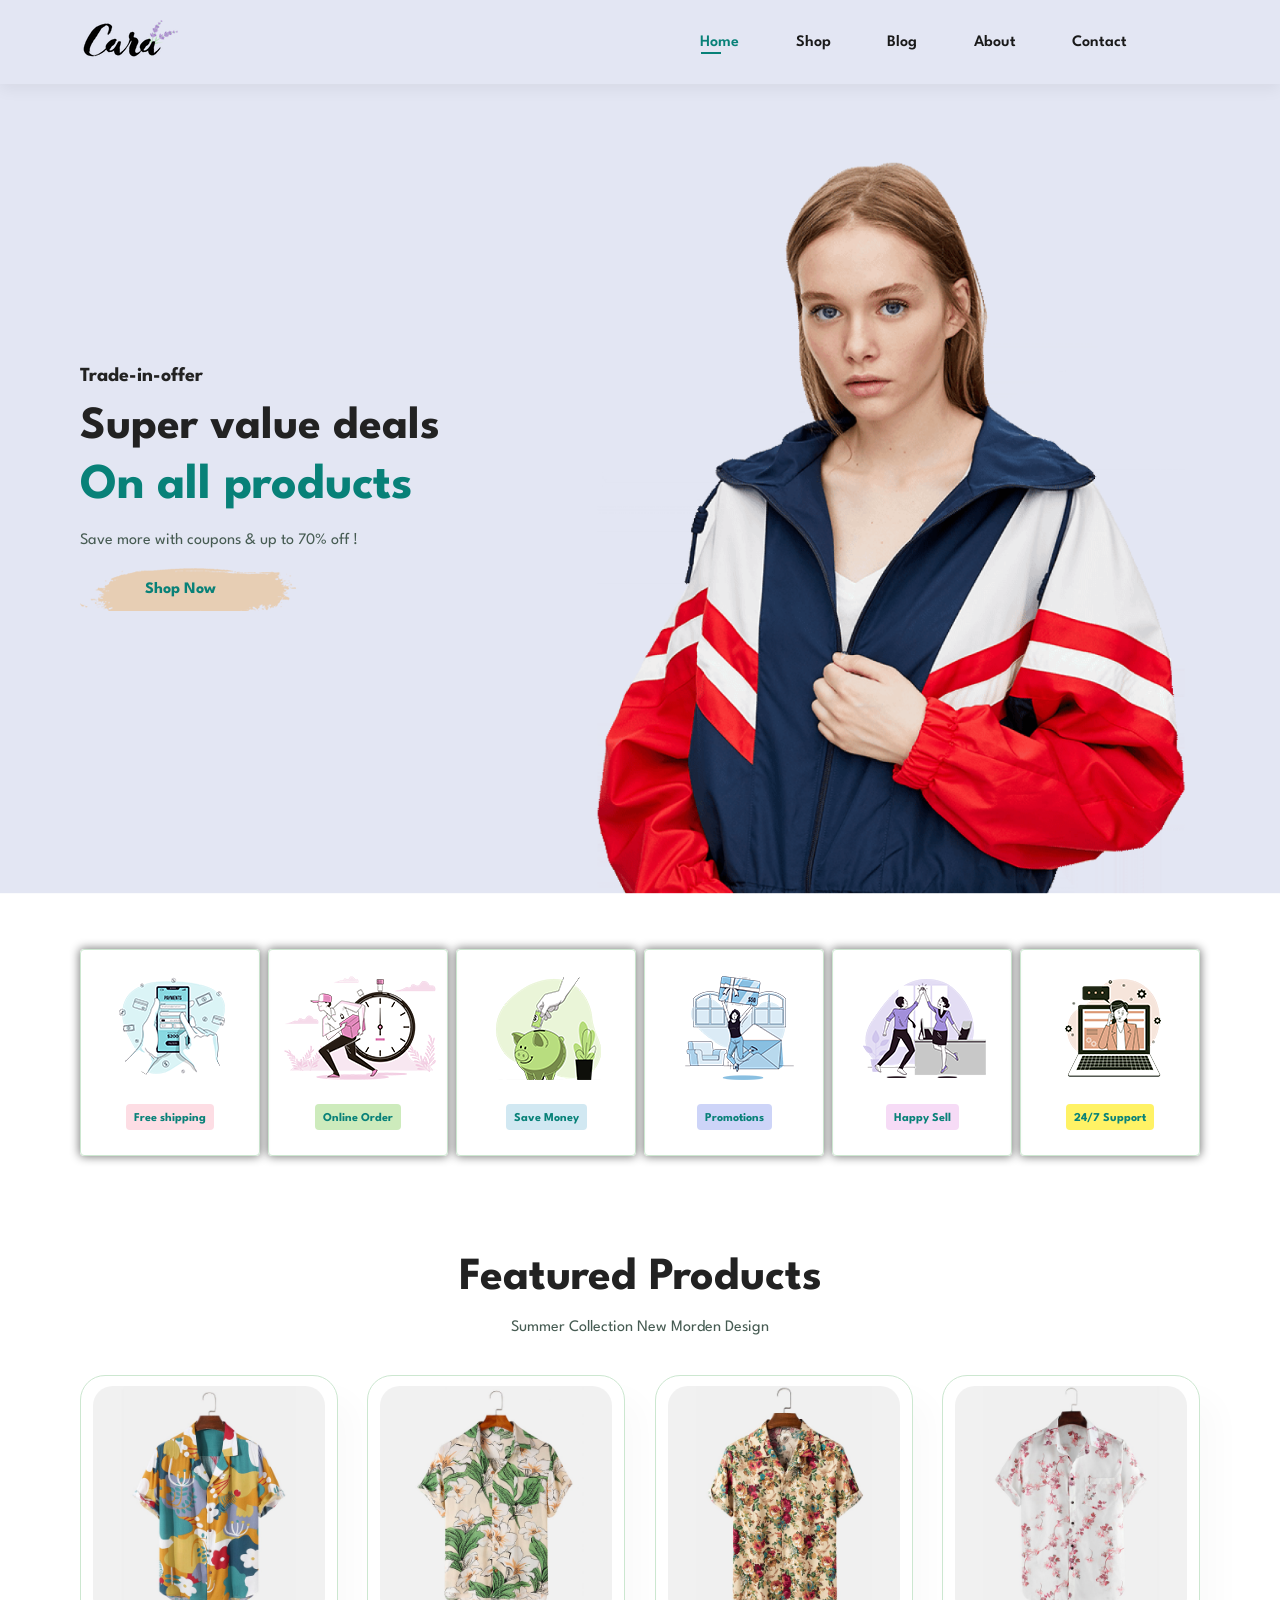
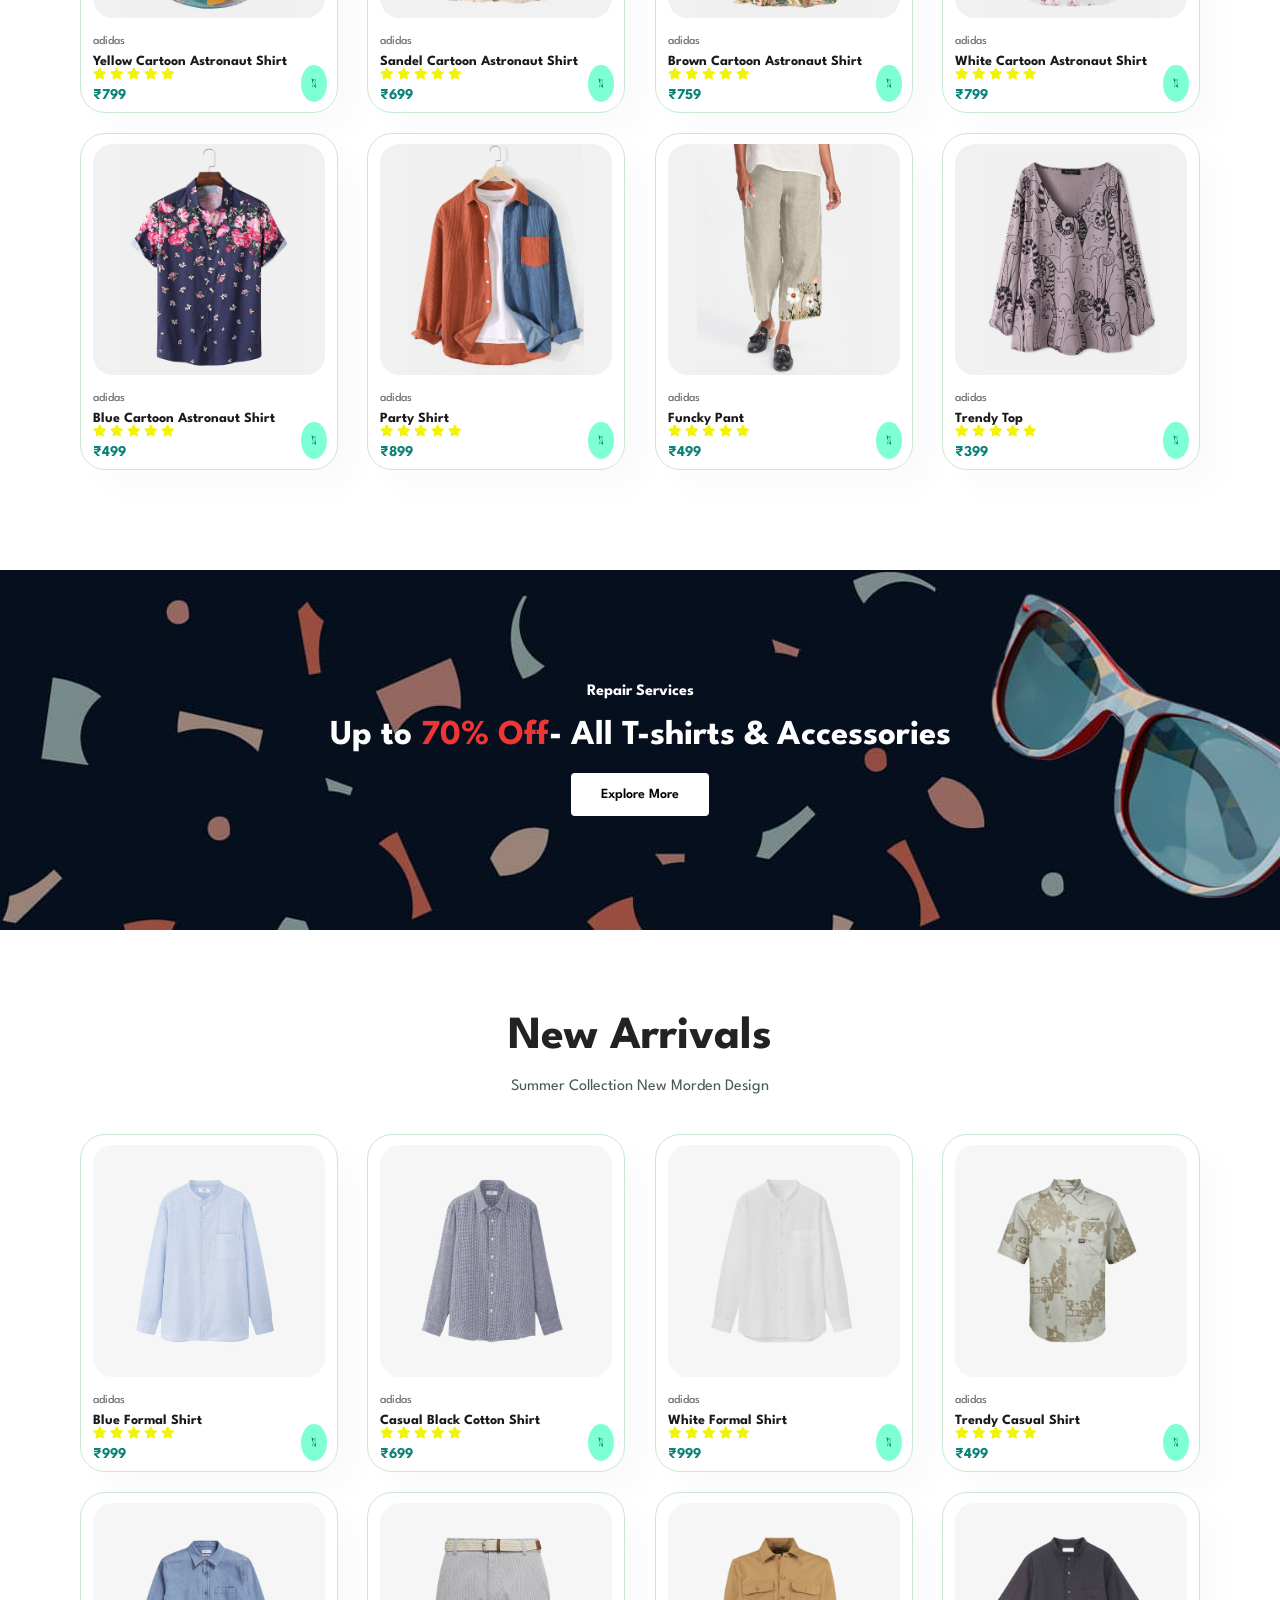
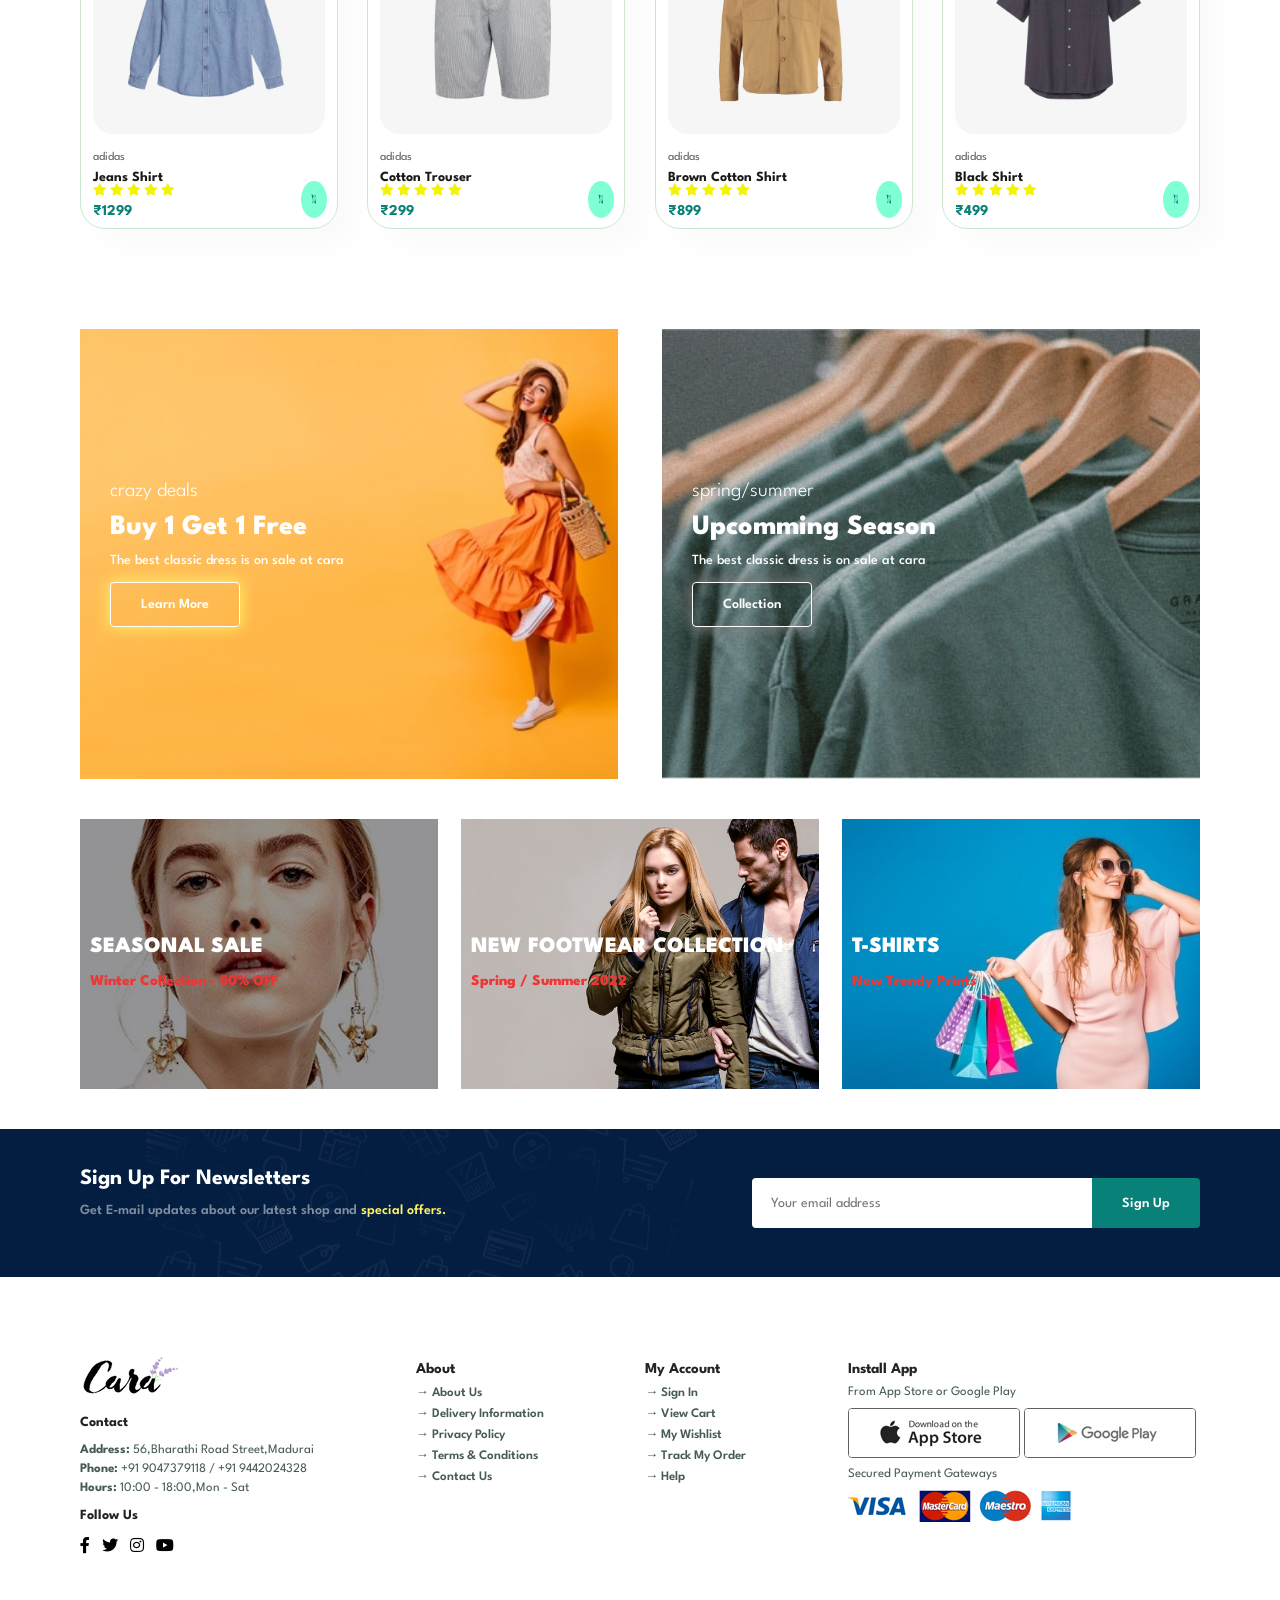
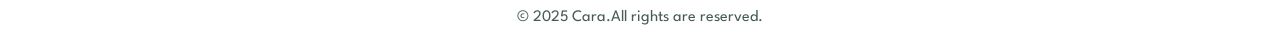
<file: index.html>
<!DOCTYPE html>
<html lang="en">

<head>
    <meta charset="UTF-8">
    <meta name="viewport" content="width=device-width, initial-scale=1.0">
    <title>Cara - Find your Clothes</title>
    <link rel="stylesheet" href="style.css">
    <link rel="icon" href="img/logo.png">
    <link rel="stylesheet" href="https://pro.fontawesome.com/releases/v5.10.0/css/all.css">
</head>

<body>
    <!-- Header -->

    <section id="header">
        <a href="index.html"><img src="img/logo.png" class="logo"></a>
        <div>
            <ul id="navbar">
                <a id="close"><i class="far fa-times"></i></a>
                <li><a class="active" href="index.html">Home</a></li>
                <li><a href="shop.html">Shop</a></li>
                <li><a href="blog.html">Blog</a></li>
                <li><a href="about.html">About</a></li>
                <li><a href="contact.html">Contact</a></li>
                <li><a id="bag" href="cart.html"><i class="far fa-shopping-bag"></i></a></li>

            </ul>
        </div>
        <div id="mobile">
            <a href="cart.html"><i class="far fa-shopping-bag"></i></a>
            <i id="bar" class="fas fa-outdent"></i>
            <i id="close" class="fas fa-close"></i>
        </div>
    </section>

    <!-- Hero section -->

    <section id="hero">
        <h4>Trade-in-offer</h4>
        <h2>Super value deals</h2>
        <h1>On all products</h1>
        <p>Save more with coupons & up to 70% off !</p>
        <button>Shop Now</button>

    </section>

    <!-- Features -->

    <section id="features" class="section-p1">
        <div class="content" id="fe-1">
            <img src="img/features/f1.png">
            <h6>Free shipping</h6>
        </div>
        <div class="content" id="fe-2">
            <img src="img/features/f2.png">
            <h6>Online Order</h6>
        </div>
        <div class="content" id="fe-3">
            <img src="img/features/f3.png">
            <h6>Save Money</h6>
        </div>
        <div class="content" id="fe-4">
            <img src="img/features/f4.png">
            <h6>Promotions</h6>
        </div>
        <div class="content" id="fe-5">
            <img src="img/features/f5.png">
            <h6>Happy Sell</h6>
        </div>
        <div class="content" id="fe-6">
            <img src="img/features/f6.png">
            <h6>24/7 Support</h6>
        </div>
    </section>

    <!-- Featured products -->

    <section id="product1" class="section-p1">
        <h2>Featured Products</h2>
        <p>Summer Collection New Morden Design</p>
        <div class="pro-product">
            <!-- Cart 1 -->
            <div class="pro">
                <img src="img/products/f1.jpg" onclick="window.location.href='sproduct.html'">
                <div class="des">
                    <span>adidas</span>
                    <h5 class="product-name">Yellow Cartoon Astronaut Shirt</h5>
                    <div class="star">
                        <i class="fas fa-star"></i>
                        <i class="fas fa-star"></i>
                        <i class="fas fa-star"></i>
                        <i class="fas fa-star"></i>
                        <i class="fas fa-star"></i>
                    </div>
                    <h4 class="product-price">₹799</h4>
                </div>
                <a class="add-to-cart"><i class="fal fa-shopping-cart cart"></i></a>
            </div>
            <!-- Cart 2 -->
            <div class="pro">
                <img src="img/products/f2.jpg">
                <div class="des">
                    <span>adidas</span>
                    <h5 class="product-name">Sandel Cartoon Astronaut Shirt</h5>
                    <div class="star">
                        <i class="fas fa-star"></i>
                        <i class="fas fa-star"></i>
                        <i class="fas fa-star"></i>
                        <i class="fas fa-star"></i>
                        <i class="fas fa-star"></i>
                    </div>
                    <h4 class="product-price">₹699</h4>
                </div>
                <a class="add-to-cart"><i class="fal fa-shopping-cart cart"></i></a>
            </div>
            <!-- Cart 3 -->
            <div class="pro">
                <img src="img/products/f3.jpg">
                <div class="des">
                    <span>adidas</span>
                    <h5 class="product-name">Brown Cartoon Astronaut Shirt</h5>
                    <div class="star">
                        <i class="fas fa-star"></i>
                        <i class="fas fa-star"></i>
                        <i class="fas fa-star"></i>
                        <i class="fas fa-star"></i>
                        <i class="fas fa-star"></i>
                    </div>
                    <h4 class="product-price">₹759</h4>
                </div>
                <a class="add-to-cart"><i class="fal fa-shopping-cart cart"></i></a>
            </div>
            <!-- Cart 4 -->
            <div class="pro">
                <img src="img/products/f4.jpg">
                <div class="des">
                    <span>adidas</span>
                    <h5 class="product-name">White Cartoon Astronaut Shirt</h5>
                    <div class="star">
                        <i class="fas fa-star"></i>
                        <i class="fas fa-star"></i>
                        <i class="fas fa-star"></i>
                        <i class="fas fa-star"></i>
                        <i class="fas fa-star"></i>
                    </div>
                    <h4 class="product-price">₹799</h4>
                </div>
                <a class="add-to-cart"><i class="fal fa-shopping-cart cart"></i></a>
            </div>
            <!-- Cart 5 -->
            <div class="pro">
                <img src="img/products/f5.jpg">
                <div class="des">
                    <span>adidas</span>
                    <h5 class="product-name">Blue Cartoon Astronaut Shirt</h5>
                    <div class="star">
                        <i class="fas fa-star"></i>
                        <i class="fas fa-star"></i>
                        <i class="fas fa-star"></i>
                        <i class="fas fa-star"></i>
                        <i class="fas fa-star"></i>
                    </div>
                    <h4 class="product-price">₹499</h4>
                </div>
                <a class="add-to-cart"><i class="fal fa-shopping-cart cart"></i></a>
            </div>
            <!-- Cart 6 -->
            <div class="pro">
                <img src="img/products/f6.jpg">
                <div class="des">
                    <span>adidas</span>
                    <h5 class="product-name">Party Shirt</h5>
                    <div class="star">
                        <i class="fas fa-star"></i>
                        <i class="fas fa-star"></i>
                        <i class="fas fa-star"></i>
                        <i class="fas fa-star"></i>
                        <i class="fas fa-star"></i>
                    </div>
                    <h4 class="product-price">₹899</h4>
                </div>
                <a class="add-to-cart"><i class="fal fa-shopping-cart cart"></i></a>
            </div>
            <!-- Cart 7 -->
            <div class="pro">
                <img src="img/products/f7.jpg">
                <div class="des">
                    <span>adidas</span>
                    <h5 class="product-name">Funcky Pant</h5>
                    <div class="star">
                        <i class="fas fa-star"></i>
                        <i class="fas fa-star"></i>
                        <i class="fas fa-star"></i>
                        <i class="fas fa-star"></i>
                        <i class="fas fa-star"></i>
                    </div>
                    <h4 class="product-price">₹499</h4>
                </div>
                <a class="add-to-cart"><i class="fal fa-shopping-cart cart"></i></a>
            </div>
            <!-- Cart 8 -->
            <div class="pro">
                <img src="img/products/f8.jpg">
                <div class="des">
                    <span>adidas</span>
                    <h5 class="product-name">Trendy Top</h5>
                    <div class="star">
                        <i class="fas fa-star"></i>
                        <i class="fas fa-star"></i>
                        <i class="fas fa-star"></i>
                        <i class="fas fa-star"></i>
                        <i class="fas fa-star"></i>
                    </div>
                    <h4 class="product-price">₹399</h4>
                </div>
                <a class="add-to-cart"><i class="fal fa-shopping-cart cart"></i></a>
            </div>
        </div>
    </section>

    <!-- banner section -->

    <section id="banner" class="section-m1">
        <h4>Repair Services</h4>
        <h2>Up to <span>70% Off</span>- All T-shirts & Accessories</h2>
        <button class="normal">Explore More</button>
    </section>

    <!-- New Arrivals -->

    <section id="product1" class="section-p1">
        <h2>New Arrivals</h2>
        <p>Summer Collection New Morden Design</p>
        <div class="pro-product">
            <!-- Cart 1 -->
            <div class="pro">
                <img src="img/products/n1.jpg">
                <div class="des">
                    <span>adidas</span>
                    <h5 class="product-name">Blue Formal Shirt</h5>
                    <div class="star">
                        <i class="fas fa-star"></i>
                        <i class="fas fa-star"></i>
                        <i class="fas fa-star"></i>
                        <i class="fas fa-star"></i>
                        <i class="fas fa-star"></i>
                    </div>
                    <h4 class="product-price">₹999</h4>
                </div>
                <a class="add-to-cart"><i class="fal fa-shopping-cart cart"></i></a>
            </div>
            <!-- Cart 2 -->
            <div class="pro">
                <img src="img/products/n2.jpg">
                <div class="des">
                    <span>adidas</span>
                    <h5 class="product-name">Casual Black Cotton Shirt</h5>
                    <div class="star">
                        <i class="fas fa-star"></i>
                        <i class="fas fa-star"></i>
                        <i class="fas fa-star"></i>
                        <i class="fas fa-star"></i>
                        <i class="fas fa-star"></i>
                    </div>
                    <h4 class="product-price">₹699</h4>
                </div>
                <a class="add-to-cart"><i class="fal fa-shopping-cart cart"></i></a>
            </div><!-- Cart 3 -->
            <div class="pro">
                <img src="img/products/n3.jpg">
                <div class="des">
                    <span>adidas</span>
                    <h5 class="product-name">White Formal Shirt</h5>
                    <div class="star">
                        <i class="fas fa-star"></i>
                        <i class="fas fa-star"></i>
                        <i class="fas fa-star"></i>
                        <i class="fas fa-star"></i>
                        <i class="fas fa-star"></i>
                    </div>
                    <h4 class="product-price">₹999</h4>
                </div>
                <a class="add-to-cart"><i class="fal fa-shopping-cart cart"></i></a>
            </div><!-- Cart 4 -->
            <div class="pro">
                <img src="img/products/n4.jpg">
                <div class="des">
                    <span>adidas</span>
                    <h5 class="product-name">Trendy Casual Shirt</h5>
                    <div class="star">
                        <i class="fas fa-star"></i>
                        <i class="fas fa-star"></i>
                        <i class="fas fa-star"></i>
                        <i class="fas fa-star"></i>
                        <i class="fas fa-star"></i>
                    </div>
                    <h4 class="product-price">₹499</h4>
                </div>
                <a class="add-to-cart"><i class="fal fa-shopping-cart cart"></i></a>
            </div><!-- Cart 5 -->
            <div class="pro">
                <img src="img/products/n5.jpg">
                <div class="des">
                    <span>adidas</span>
                    <h5 class="product-name">Jeans Shirt</h5>
                    <div class="star">
                        <i class="fas fa-star"></i>
                        <i class="fas fa-star"></i>
                        <i class="fas fa-star"></i>
                        <i class="fas fa-star"></i>
                        <i class="fas fa-star"></i>
                    </div>
                    <h4 class="product-price">₹1299</h4>
                </div>
                <a class="add-to-cart"><i class="fal fa-shopping-cart cart"></i></a>
            </div><!-- Cart 6 -->
            <div class="pro">
                <img src="img/products/n6.jpg">
                <div class="des">
                    <span>adidas</span>
                    <h5 class="product-name">Cotton Trouser</h5>
                    <div class="star">
                        <i class="fas fa-star"></i>
                        <i class="fas fa-star"></i>
                        <i class="fas fa-star"></i>
                        <i class="fas fa-star"></i>
                        <i class="fas fa-star"></i>
                    </div>
                    <h4 class="product-price">₹299</h4>
                </div>
                <a class="add-to-cart"><i class="fal fa-shopping-cart cart"></i></a>
            </div><!-- Cart 7 -->
            <div class="pro">
                <img src="img/products/n7.jpg">
                <div class="des">
                    <span>adidas</span>
                    <h5 class="product-name">Brown Cotton Shirt</h5>
                    <div class="star">
                        <i class="fas fa-star"></i>
                        <i class="fas fa-star"></i>
                        <i class="fas fa-star"></i>
                        <i class="fas fa-star"></i>
                        <i class="fas fa-star"></i>
                    </div>
                    <h4 class="product-price">₹899</h4>
                </div>
                <a class="add-to-cart"><i class="fal fa-shopping-cart cart"></i></a>
            </div><!-- Cart 8 -->
            <div class="pro">
                <img src="img/products/n8.jpg">
                <div class="des">
                    <span>adidas</span>
                    <h5 class="product-name">Black Shirt</h5>
                    <div class="star">
                        <i class="fas fa-star"></i>
                        <i class="fas fa-star"></i>
                        <i class="fas fa-star"></i>
                        <i class="fas fa-star"></i>
                        <i class="fas fa-star"></i>
                    </div>
                    <h4 class="product-price">₹499</h4>
                </div>
                <a class="add-to-cart"><i class="fal fa-shopping-cart cart"></i></a>
            </div>
        </div>
    </section>

    <!-- Ad -->

    <section id="sm-banner" class="section-p1">
        <div class="banner-box">
            <h4>crazy deals</h4>
            <h2>Buy 1 Get 1 Free</h2>
            <span>The best classic dress is on sale at cara</span>
            <button class="normal">Learn More</button>
        </div>
        <div class="banner-box">
            <h4>spring/summer</h4>
            <h2>Upcomming Season</h2>
            <span>The best classic dress is on sale at cara</span>
            <button class="normal n">Collection</button>
        </div>

    </section>

    <!-- sm-ad -->
    <section id="sm-banner1" class="section-p1">
        <div class="banner-box1">
            <h2>SEASONAL SALE</h2>
            <h3>Winter Collection - 50% OFF</h3>
        </div>
        <div class="banner-box1">
            <h2>NEW FOOTWEAR COLLECTION</h2>
            <h3>Spring / Summer 2022</h3>
        </div>
        <div class="banner-box1">
            <h2>T-SHIRTS</h2>
            <h3>New Trendy Prints</h3>
        </div>
    </section>

    <!-- News letter -->
    <section id="newsletter" class="section-p1 section-m1">
        <div class="news">
            <h4>Sign Up For Newsletters</h4>
            <p>Get E-mail updates about our latest shop and <span>special offers.</span></p>
        </div>
        <div class="form">
            <input type="email" placeholder="Your email address">
            <button class="normal">Sign Up</button>
        </div>
    </section>

    <!-- Footer -->

    <footer id="footer" class="section-p1">
        <div class="contact">
            <img src="img/logo.png">
            <h4>Contact</h4>
            <p><strong>Address: </strong>56,Bharathi Road Street,Madurai</p>
            <p><strong>Phone: </strong>+91 9047379118 / +91 9442024328</p>
            <p><strong>Hours: </strong>10:00 - 18:00,Mon - Sat</p>
            <div class="Follow">
                <h4>Follow Us</h4>
                <div class="icon">
                    <a href="https://www.facebook.com"><i class="fab fa-facebook-f"></i></a>
                    <a href="https://www.twitter.com"><i class="fab fa-twitter"></i></a>
                    <a href="https://www.instagram.com/"><i class="fab fa-instagram"></i></a>
                    <a href="https://www.youtube.com"><i class="fab fa-youtube"></i></a>
                </div>
            </div>
        </div>
        <div class="about">
            <h4>About</h4>
            <a href="#"><span>→ </span>About Us</a>
            <a href="#"><span>→ </span>Delivery Information</a>
            <a href="#"><span>→ </span>Privacy Policy</a>
            <a href="#"><span>→ </span>Terms & Conditions</a>
            <a href="#"><span>→ </span>Contact Us</a>
        </div>
        <div class="myaccount">
            <h4>My Account</h4>
            <a href="#"><span>→ </span>Sign In</a>
            <a href="#"><span>→ </span>View Cart</a>
            <a href="#"><span>→ </span>My Wishlist</a>
            <a href="#"><span>→ </span>Track My Order</a>
            <a href="#"><span>→ </span>Help</a>
        </div>
        <div class="app">
            <h4>Install App</h4>
            <p>From App Store or Google Play</p>
            <div class="appimg">
                <img src="img/pay/app.jpg">
                <img src="img/pay/play.jpg">
            </div>
            <p>Secured Payment Gateways</p>
            <img src="img/pay/pay.png">
        </div>
    </footer>
    <div class="copyright">
        <p>© 2025 Cara.All rights are reserved.</p>
    </div>
    <script src="demo.js"></script>
    <script>

        // Wait until DOM is ready
        document.addEventListener("DOMContentLoaded", () => {
            const buttons = document.querySelectorAll(".add-to-cart");

            buttons.forEach(button => {
                button.addEventListener("click", (e) => {
                    e.preventDefault();

                    const product = button.closest(".pro");

                    const name = product.querySelector(".product-name")?.innerText;
                    const priceText = product.querySelector(".product-price")?.innerText;
                    const image = product.querySelector("img")?.src;

                    if (!name || !priceText || !image) {
                        alert("Product info missing!");
                        return;
                    }

                    const price = parseFloat(priceText.replace("₹", ""));
                    const item = { name, price, image, quantity: 1 };

                    let cart = JSON.parse(sessionStorage.getItem("cart")) || [];

                    const existing = cart.find(p => p.name === item.name);
                    if (existing) {
                        existing.quantity += 1;
                    } else {
                        cart.push(item);
                    }

                    sessionStorage.setItem("cart", JSON.stringify(cart));
                    alert("Product added to cart!🛒");
                });
            });
        });
    </script>
</body>

</html>
</file>
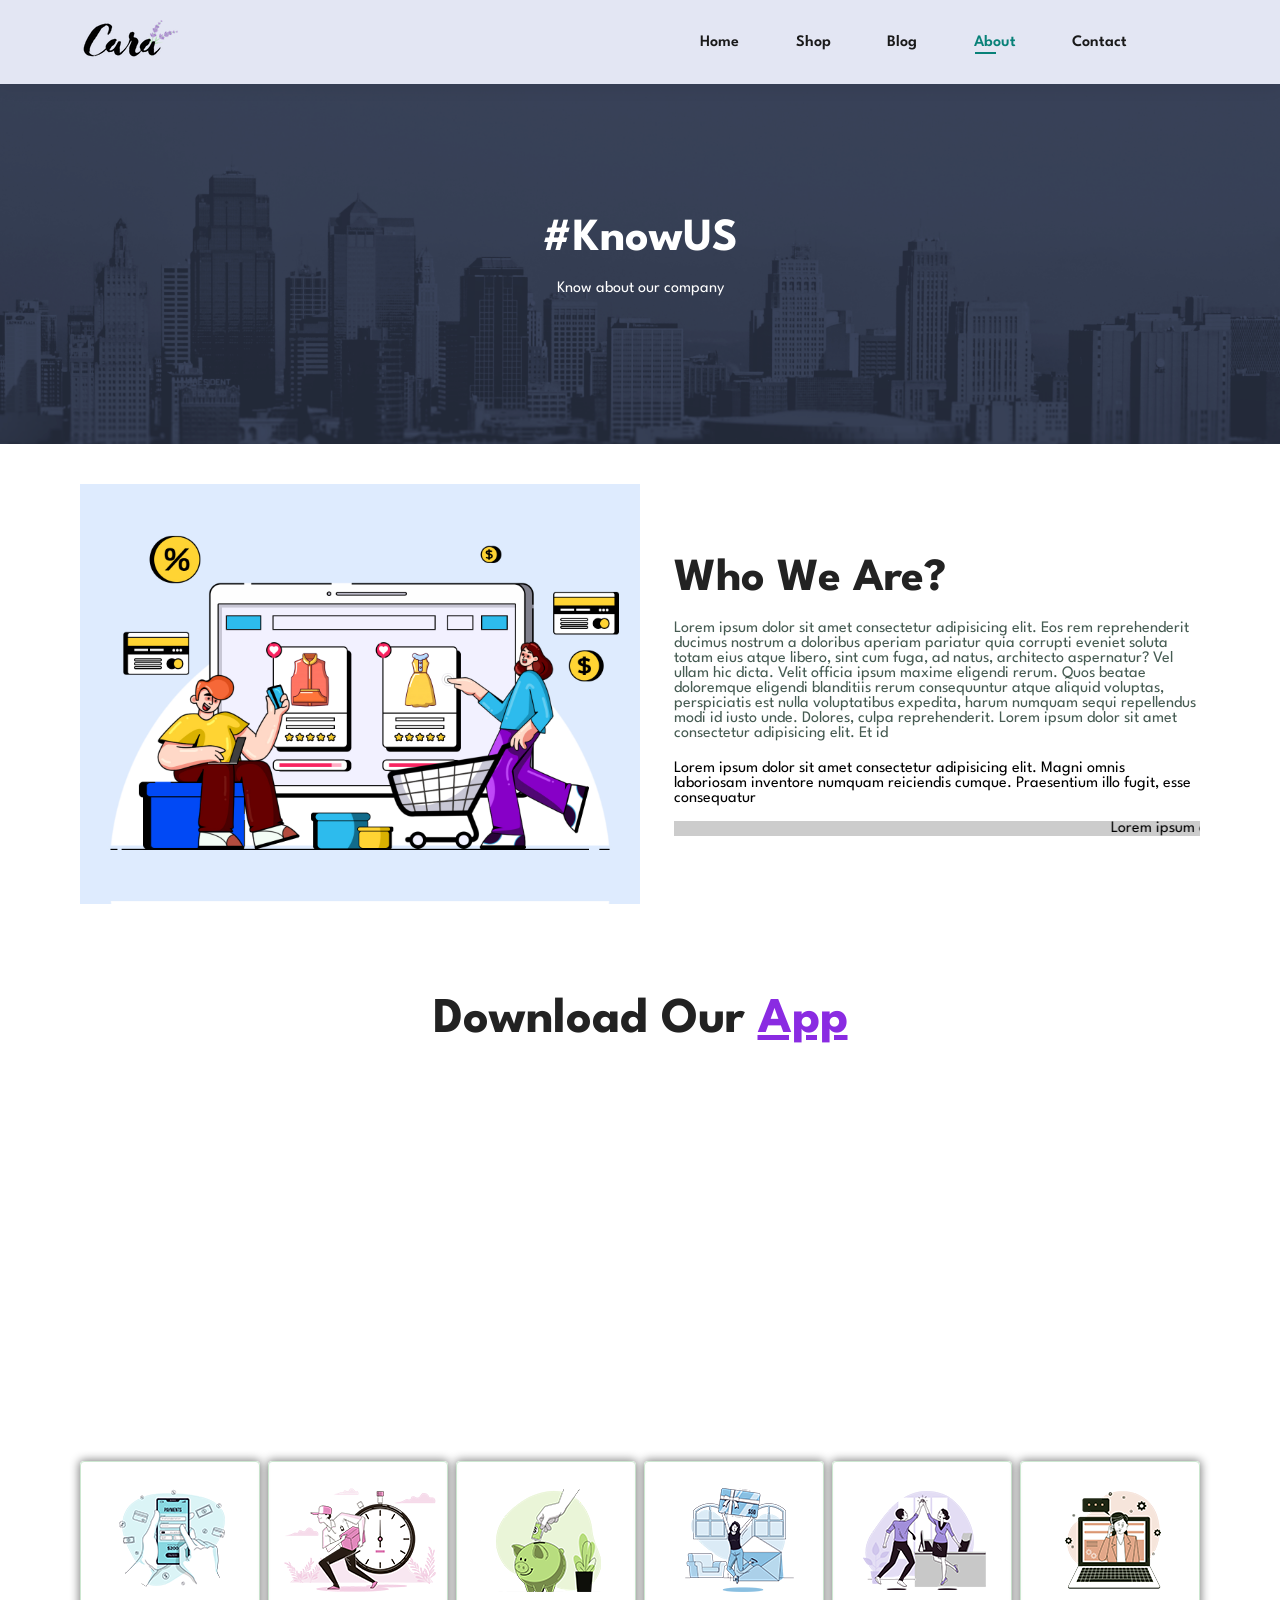
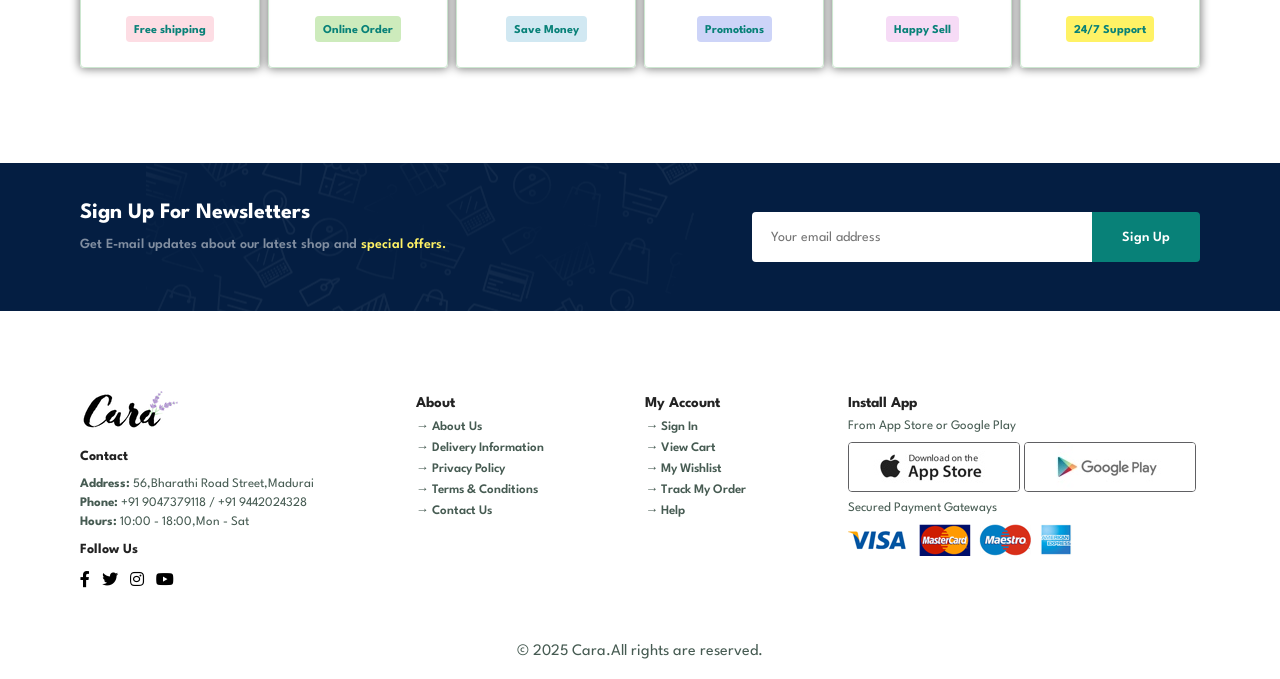
<file: about.html>
<!DOCTYPE html>
<html lang="en">

<head>
    <meta charset="UTF-8">
    <meta name="viewport" content="width=device-width, initial-scale=1.0">
    <title>Cara - Find your Clothes</title>
    <link rel="stylesheet" href="style.css">
    <link rel="icon" href="img/logo.png">
    <link rel="stylesheet" href="https://pro.fontawesome.com/releases/v5.10.0/css/all.css">
</head>

<body>
    <!-- Header -->

    <section id="header">
        <a href="index.html"><img src="img/logo.png" class="logo"></a>
        <div>
            <ul id="navbar">
                <a id="close"><i class="far fa-times"></i></a>
                <li><a href="index.html">Home</a></li>
                <li><a href="shop.html">Shop</a></li>
                <li><a href="blog.html">Blog</a></li>
                <li><a class="active" href="about.html">About</a></li>
                <li><a href="contact.html">Contact</a></li>
                <li><a id="bag" href="cart.html"><i class="far fa-shopping-bag"></i></a></li>

            </ul>
        </div>
        <div id="mobile">
            <a href="cart.html"><i class="far fa-shopping-bag"></i></a>
            <i id="bar" class="fas fa-outdent"></i>
            <i id="close" class="fas fa-close"></i>
        </div>
    </section>

    <!-- Hero section -->

    <section id="pageheader" class="aboutheader">
        <h2>#KnowUS</h2>
        <p>Know about our company</p>
    </section>

    <!-- About -->

    <section id="about" class="section-p1">
        <div class="aboutimg">
            <img src="img/about/a6.jpg">
        </div>
        <div class="aboutdetails">
            <h2>Who We Are?</h2>
            <p>Lorem ipsum dolor sit amet consectetur adipisicing elit. Eos rem reprehenderit ducimus nostrum
               a doloribus aperiam pariatur quia corrupti eveniet soluta totam eius atque libero, sint cum fuga,
               ad natus, architecto aspernatur? Vel ullam hic dicta. Velit officia ipsum maxime eligendi rerum.
               Quos beatae doloremque eligendi blanditiis rerum consequuntur atque aliquid voluptas, perspiciatis 
               est nulla voluptatibus expedita, harum numquam sequi repellendus modi id iusto unde. Dolores, culpa reprehenderit.
               Lorem ipsum dolor sit amet consectetur adipisicing elit. Et id</p>
            <abbr>Lorem ipsum dolor sit amet consectetur adipisicing elit. Magni omnis laboriosam inventore numquam
            reiciendis cumque. Praesentium illo fugit, esse consequatur </abbr>
            <br><br>
            <marquee bgcolor="#ccc" loop="-1" scrollamount="5" width="100%">Lorem ipsum dolor sit amet consectetur adipisicing elit. Magni omnis laboriosam inventore numquam
            reiciendis cumque. Praesentium illo fugit, esse consequatur</marquee>
        </div>
    </section>

    <!-- App Download -->

    <section id="appdownload" class="section-p1">
        <h1>Download Our <a href="#">App</a></h1>
        <video src="img/about/1.mp4" autoplay muted loop></video>
    </section>

    <!-- Features -->

    <section id="features" class="section-p1">
        <div class="content" id="fe-1">
            <img src="img/features/f1.png">
            <h6>Free shipping</h6>
        </div>
        <div class="content" id="fe-2">
            <img src="img/features/f2.png">
            <h6>Online Order</h6>
        </div>
        <div class="content" id="fe-3">
            <img src="img/features/f3.png">
            <h6>Save Money</h6>
        </div>
        <div class="content" id="fe-4">
            <img src="img/features/f4.png">
            <h6>Promotions</h6>
        </div>
        <div class="content" id="fe-5">
            <img src="img/features/f5.png">
            <h6>Happy Sell</h6>
        </div>
        <div class="content" id="fe-6">
            <img src="img/features/f6.png">
            <h6>24/7 Support</h6>
        </div>
    </section>

    <!-- News letter -->
    <section id="newsletter" class="section-p1 section-m1">
        <div class="news">
            <h4>Sign Up For Newsletters</h4>
            <p>Get E-mail updates about our latest shop and <span>special offers.</span></p>
        </div>
        <div class="form">
            <input type="email" placeholder="Your email address">
            <button class="normal">Sign Up</button>
        </div>
    </section>
    
    <!-- Footer -->

    <footer id="footer" class="section-p1">
        <div class="contact">
            <img src="img/logo.png">
            <h4>Contact</h4>
            <p><strong>Address: </strong>56,Bharathi Road Street,Madurai</p>
            <p><strong>Phone: </strong>+91 9047379118 / +91 9442024328</p>
            <p><strong>Hours: </strong>10:00 - 18:00,Mon - Sat</p>
            <div class="Follow">
                <h4>Follow Us</h4>
                <div class="icon">
                    <a href="https://www.facebook.com"><i class="fab fa-facebook-f"></i></a>
                    <a href="https://www.twitter.com"><i class="fab fa-twitter"></i></a>
                    <a href="https://www.instagram.com/"><i class="fab fa-instagram"></i></a>
                    <a href="https://www.youtube.com"><i class="fab fa-youtube"></i></a>
                </div>
            </div>
        </div>
        <div class="about">
            <h4>About</h4>
            <a href="#"><span>→ </span>About Us</a>
            <a href="#"><span>→ </span>Delivery Information</a>
            <a href="#"><span>→ </span>Privacy Policy</a>
            <a href="#"><span>→ </span>Terms & Conditions</a>
            <a href="#"><span>→ </span>Contact Us</a>
        </div>
        <div class="myaccount">
            <h4>My Account</h4>
            <a href="#"><span>→ </span>Sign In</a>
            <a href="#"><span>→ </span>View Cart</a>
            <a href="#"><span>→ </span>My Wishlist</a>
            <a href="#"><span>→ </span>Track My Order</a>
            <a href="#"><span>→ </span>Help</a>
        </div>
        <div class="app">
            <h4>Install App</h4>
            <p>From App Store or Google Play</p>
            <div class="appimg">
                <img src="img/pay/app.jpg">
                <img src="img/pay/play.jpg">
            </div>
            <p>Secured Payment Gateways</p>
            <img src="img/pay/pay.png">
        </div>
    </footer>

    <!-- copyright -->

    <div class="copyright">
        <p>© 2025 Cara.All rights are reserved.</p>
    </div>
    <script src="demo.js"></script>
</body>

</html>
</file>
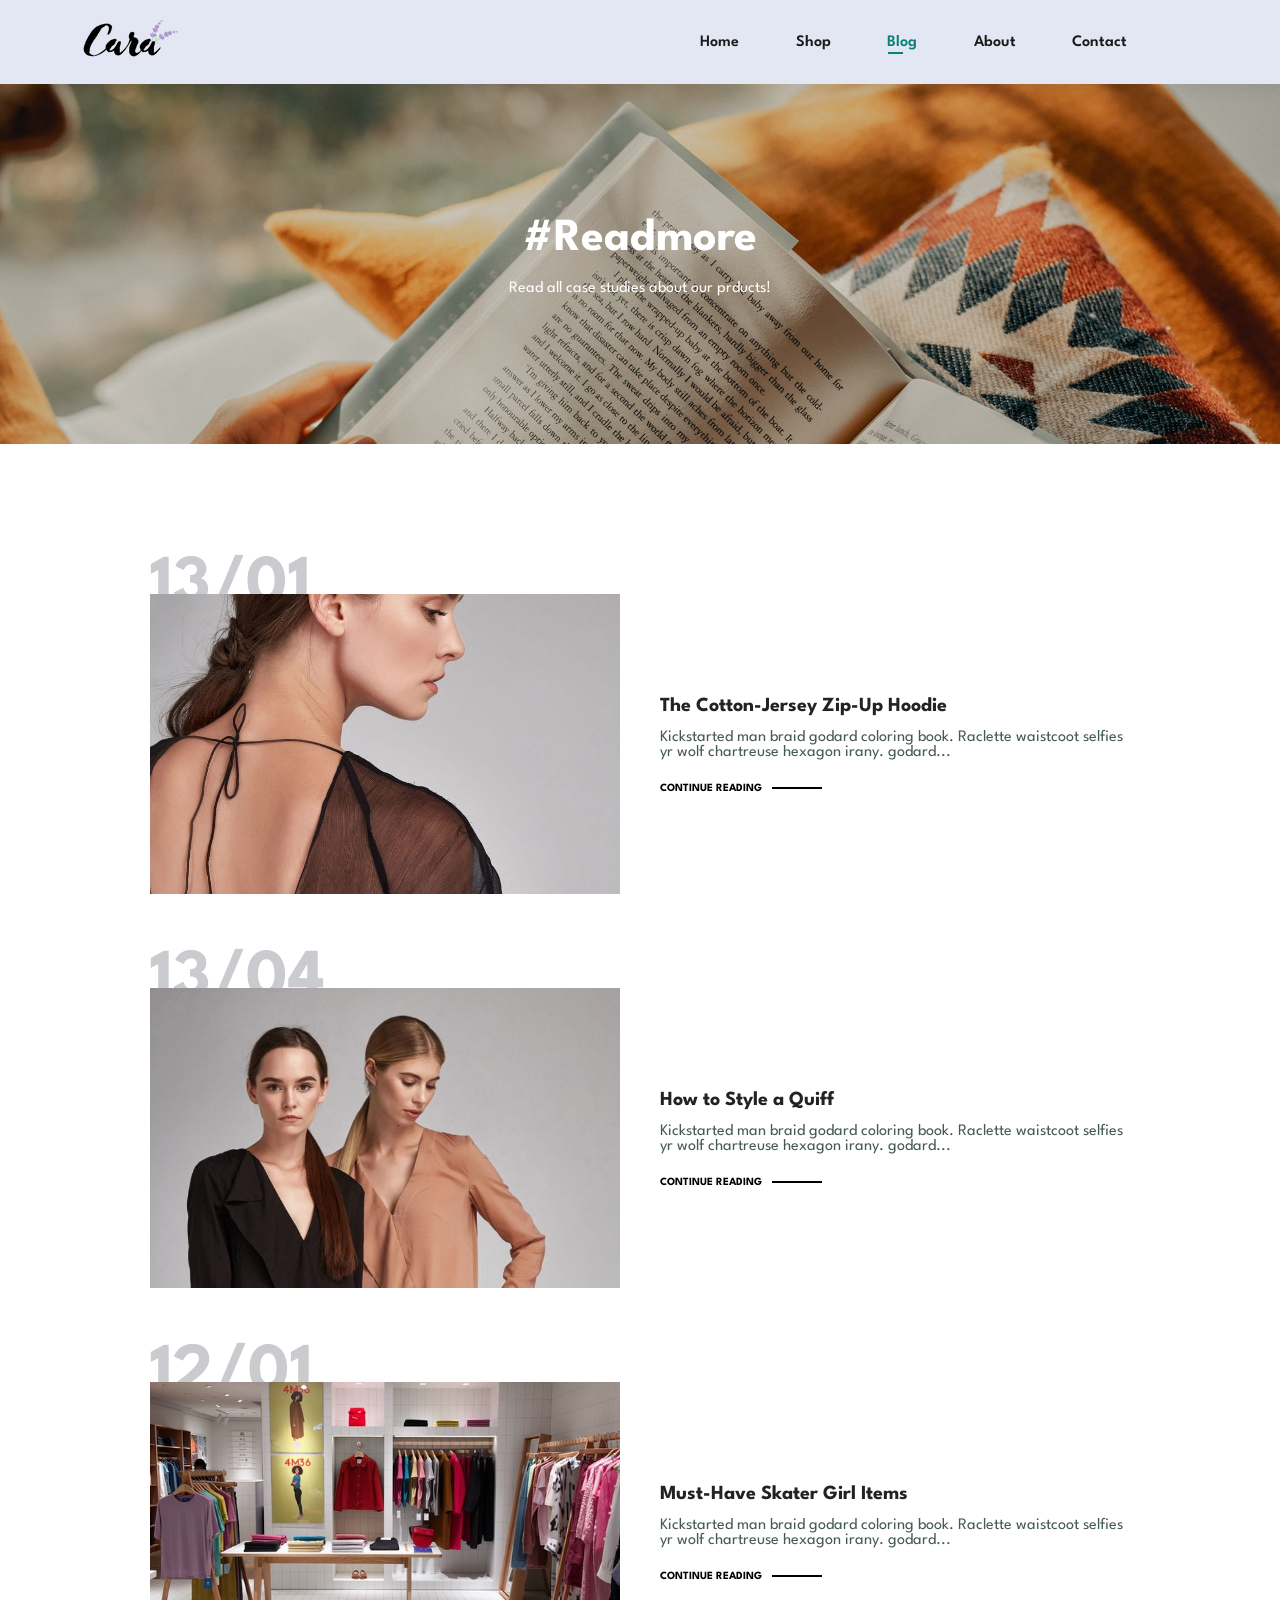
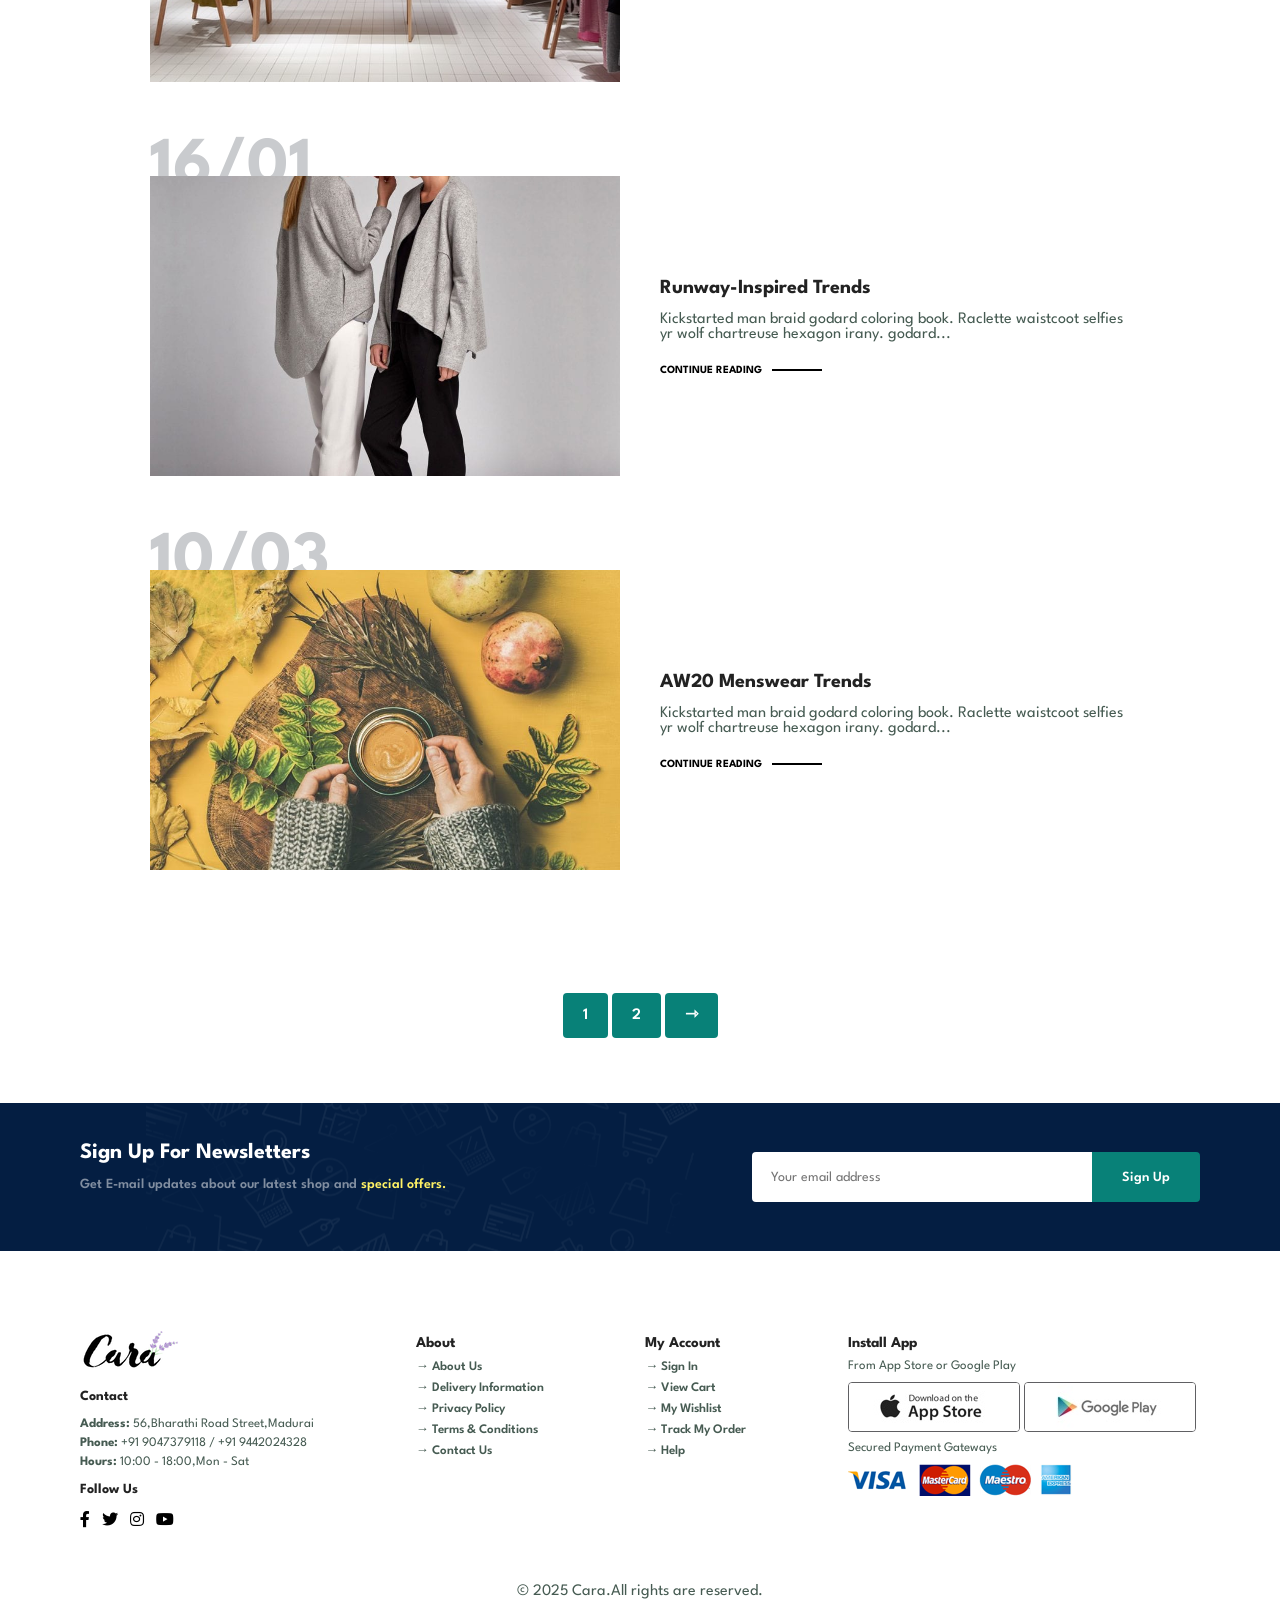
<file: blog.html>
<!DOCTYPE html>
<html lang="en">

<head>
    <meta charset="UTF-8">
    <meta name="viewport" content="width=device-width, initial-scale=1.0">
    <title>Cara - Find your Clothes</title>
    <link rel="stylesheet" href="style.css">
    <link rel="icon" href="img/logo.png">
    <link rel="stylesheet" href="https://pro.fontawesome.com/releases/v5.10.0/css/all.css">
</head>

<body>
    <!-- Header -->

    <section id="header">
        <a href="index.html"><img src="img/logo.png" class="logo"></a>
        <div>
            <ul id="navbar">
                <a id="close"><i class="far fa-times"></i></a>
                <li><a href="index.html">Home</a></li>
                <li><a href="shop.html">Shop</a></li>
                <li><a class="active" href="blog.html">Blog</a></li>
                <li><a href="about.html">About</a></li>
                <li><a href="contact.html">Contact</a></li>
                <li><a id="bag" href="cart.html"><i class="far fa-shopping-bag"></i></a></li>

            </ul>
        </div>
        <div id="mobile">
            <a href="cart.html"><i class="far fa-shopping-bag"></i></a>
            <i id="bar" class="fas fa-outdent"></i>
            <i id="close" class="fas fa-close"></i>
        </div>
    </section>

    <!-- Hero section -->

    <section id="pageheader" class="blogheader">
        <h2>#Readmore</h2>
        <p>Read all case studies about our prducts!</p>
    </section>

    <!-- Blog section -->
     <section id="blog">
        <div class="blog-box">
            <div class="blog-section-1">
                <img src="img/blog/b1.jpg">
            </div>
            <div class="blog-section-2">
                <h4>The Cotton-Jersey Zip-Up Hoodie</h4>
                <p>Kickstarted man braid godard coloring book. Raclette waistcoot selfies yr wolf chartreuse hexagon irany. godard...</p>
                <a href="#">CONTINUE READING</a>
            </div>
            <h1>13/01</h1>
        </div>
        <div class="blog-box">
            <div class="blog-section-1">
                <img src="img/blog/b2.jpg">
            </div>
            <div class="blog-section-2">
                <h4>How to Style a Quiff</h4>
                <p>Kickstarted man braid godard coloring book. Raclette waistcoot selfies yr wolf chartreuse hexagon irany. godard...</p>
                <a href="#">CONTINUE READING</a>
            </div>
            <h1>13/04</h1>
        </div>
        <div class="blog-box">
            <div class="blog-section-1">
                <img src="img/blog/b3.jpg">
            </div>
            <div class="blog-section-2">
                <h4>Must-Have Skater Girl Items</h4>
                <p>Kickstarted man braid godard coloring book. Raclette waistcoot selfies yr wolf chartreuse hexagon irany. godard...</p>
                <a href="#">CONTINUE READING</a>
            </div>
            <h1>12/01</h1>
        </div>
        <div class="blog-box">
            <div class="blog-section-1">
                <img src="img/blog/b4.jpg">
            </div>
            <div class="blog-section-2">
                <h4>Runway-Inspired Trends</h4>
                <p>Kickstarted man braid godard coloring book. Raclette waistcoot selfies yr wolf chartreuse hexagon irany. godard...</p>
                <a href="#">CONTINUE READING</a>
            </div>
            <h1>16/01</h1>
        </div>
        <div class="blog-box">
            <div class="blog-section-1">
                <img src="img/blog/b6.jpg">
            </div>
            <div class="blog-section-2">
                <h4>AW20 Menswear Trends</h4>
                <p>Kickstarted man braid godard coloring book. Raclette waistcoot selfies yr wolf chartreuse hexagon irany. godard...</p>
                <a href="#">CONTINUE READING</a>
            </div>
            <h1>10/03</h1>
        </div>
     </section>

    <!-- Page switch -->

    <section id="pageswitch" class="section-p1">
        <a href="#1">1</a>
        <a href="#2">2</a>
        <a href="#">⇾</a>
    </section>

    <!-- News letter -->
    <section id="newsletter" class="section-p1 section-m1">
        <div class="news">
            <h4>Sign Up For Newsletters</h4>
            <p>Get E-mail updates about our latest shop and <span>special offers.</span></p>
        </div>
        <div class="form">
            <input type="email" placeholder="Your email address">
            <button class="normal">Sign Up</button>
        </div>
    </section>

    <!-- Footer -->

    <footer id="footer" class="section-p1">
        <div class="contact">
            <img src="img/logo.png">
            <h4>Contact</h4>
            <p><strong>Address: </strong>56,Bharathi Road Street,Madurai</p>
            <p><strong>Phone: </strong>+91 9047379118 / +91 9442024328</p>
            <p><strong>Hours: </strong>10:00 - 18:00,Mon - Sat</p>
            <div class="Follow">
                <h4>Follow Us</h4>
                <div class="icon">
                    <a href="https://www.facebook.com"><i class="fab fa-facebook-f"></i></a>
                    <a href="https://www.twitter.com"><i class="fab fa-twitter"></i></a>
                    <a href="https://www.instagram.com/"><i class="fab fa-instagram"></i></a>
                    <a href="https://www.youtube.com"><i class="fab fa-youtube"></i></a>
                </div>
            </div>
        </div>
        <div class="about">
            <h4>About</h4>
            <a href="#"><span>→ </span>About Us</a>
            <a href="#"><span>→ </span>Delivery Information</a>
            <a href="#"><span>→ </span>Privacy Policy</a>
            <a href="#"><span>→ </span>Terms & Conditions</a>
            <a href="#"><span>→ </span>Contact Us</a>
        </div>
        <div class="myaccount">
            <h4>My Account</h4>
            <a href="#"><span>→ </span>Sign In</a>
            <a href="#"><span>→ </span>View Cart</a>
            <a href="#"><span>→ </span>My Wishlist</a>
            <a href="#"><span>→ </span>Track My Order</a>
            <a href="#"><span>→ </span>Help</a>
        </div>
        <div class="app">
            <h4>Install App</h4>
            <p>From App Store or Google Play</p>
            <div class="appimg">
                <img src="img/pay/app.jpg">
                <img src="img/pay/play.jpg">
            </div>
            <p>Secured Payment Gateways</p>
            <img src="img/pay/pay.png">
        </div>
    </footer>

    <!-- copyright -->

    <div class="copyright">
        <p>© 2025 Cara.All rights are reserved.</p>
    </div>
    <script src="demo.js"></script>
</body>

</html>
</file>
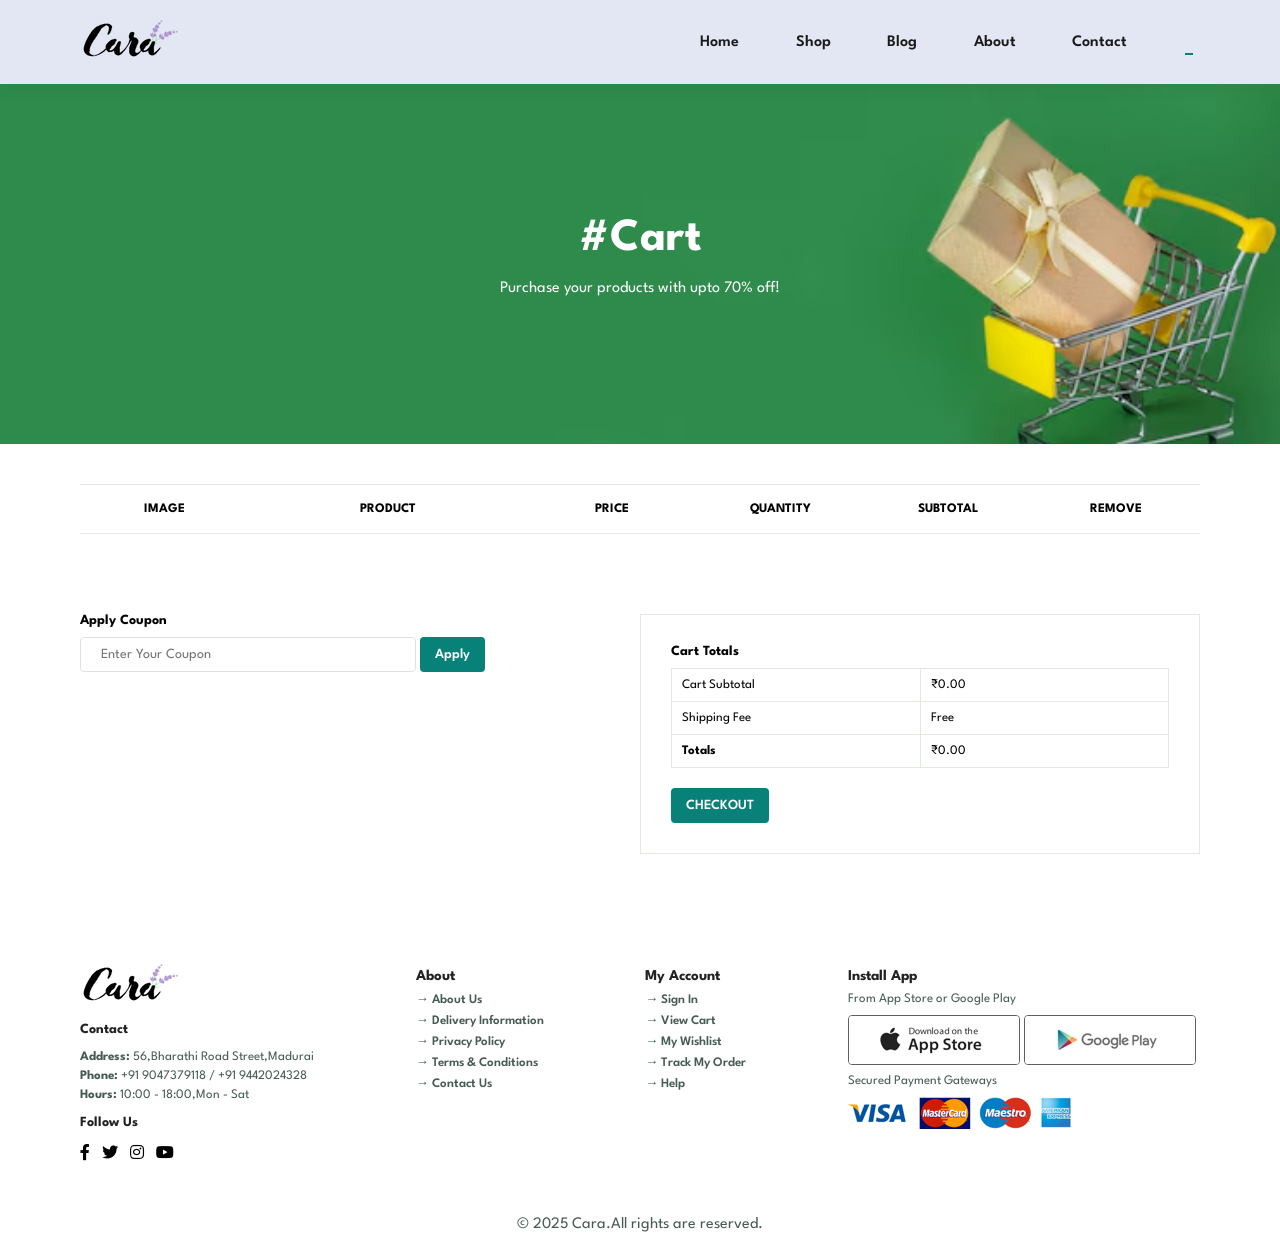
<file: cart.html>
<!DOCTYPE html>
<html lang="en">

<head>
    <meta charset="UTF-8">
    <meta name="viewport" content="width=device-width, initial-scale=1.0">
    <title>Cara - Find your Clothes</title>
    <link rel="stylesheet" href="style.css">
    <link rel="icon" href="img/logo.png">
    <link rel="stylesheet" href="https://pro.fontawesome.com/releases/v5.10.0/css/all.css">
</head>

<body>
    <!-- Header -->

    <section id="header">
        <a href="index.html"><img src="img/logo.png" class="logo"></a>
        <div>
            <ul id="navbar">
                <a id="close"><i class="far fa-times"></i></a>
                <li><a href="index.html">Home</a></li>
                <li><a href="shop.html">Shop</a></li>
                <li><a href="blog.html">Blog</a></li>
                <li><a href="about.html">About</a></li>
                <li><a href="contact.html">Contact</a></li>
                <li><a class="active" id="bag" href="cart.html"><i class="far fa-shopping-bag"></i></a></li>

            </ul>
        </div>
        <div id="mobile">
            <a href="cart.html"><i class="far fa-shopping-bag"></i></a>
            <i id="bar" class="fas fa-outdent"></i>
            <i id="close" class="fas fa-close"></i>
        </div>
    </section>

    <!-- Hero section -->

    <section id="pageheader" class="cartheader">
        <h2>#Cart</h2>
        <p>Purchase your products with upto 70% off!</p>
    </section>

    <!-- Cart section -->
    <section id="cart" class="section-p1">
        <table width="100%">
            <thead>
                <tr>
                    <td>IMAGE</td>
                    <td>PRODUCT</td>
                    <td>PRICE</td>
                    <td>QUANTITY</td>
                    <td>SUBTOTAL</td>
                    <td>REMOVE</td>
                </tr>
            </thead>
            <tbody id="cartTableBody"></tbody>
        </table>
    </section>

    <!-- Cart total -->

    <section id="cart-add" class="section-p1">
        <div id="coupon">
            <h5>Apply Coupon</h5>
            <div>
                <input type="text" placeholder="Enter Your Coupon">
                <button class="normal">Apply</button>

            </div>
        </div>
        <div id="cart-total" class="section-p1">
            <h5>Cart Totals</h5>
            <table>
                <tr>
                    <td>Cart Subtotal</td>
                    <td id="subtotal-amt">₹0</td>
                </tr>
                <tr>
                    <td>Shipping Fee</td>
                    <td>Free</td>
                </tr>
                <tr>
                    <td><strong>Totals</strong></td>
                    <td id="total-amt">₹0</td>
                </tr>
            </table>
            <button id="checkout" class="normal">CHECKOUT</button>
        </div>
    </section>

    <!-- Footer -->

    <footer id="footer" class="section-p1">
        <div class="contact">
            <img src="img/logo.png">
            <h4>Contact</h4>
            <p><strong>Address: </strong>56,Bharathi Road Street,Madurai</p>
            <p><strong>Phone: </strong>+91 9047379118 / +91 9442024328</p>
            <p><strong>Hours: </strong>10:00 - 18:00,Mon - Sat</p>
            <div class="Follow">
                <h4>Follow Us</h4>
                <div class="icon">
                    <a href="https://www.facebook.com"><i class="fab fa-facebook-f"></i></a>
                    <a href="https://www.twitter.com"><i class="fab fa-twitter"></i></a>
                    <a href="https://www.instagram.com/"><i class="fab fa-instagram"></i></a>
                    <a href="https://www.youtube.com"><i class="fab fa-youtube"></i></a>
                </div>
            </div>
        </div>
        <div class="about">
            <h4>About</h4>
            <a href="#"><span>→ </span>About Us</a>
            <a href="#"><span>→ </span>Delivery Information</a>
            <a href="#"><span>→ </span>Privacy Policy</a>
            <a href="#"><span>→ </span>Terms & Conditions</a>
            <a href="#"><span>→ </span>Contact Us</a>
        </div>
        <div class="myaccount">
            <h4>My Account</h4>
            <a href="#"><span>→ </span>Sign In</a>
            <a href="#"><span>→ </span>View Cart</a>
            <a href="#"><span>→ </span>My Wishlist</a>
            <a href="#"><span>→ </span>Track My Order</a>
            <a href="#"><span>→ </span>Help</a>
        </div>
        <div class="app">
            <h4>Install App</h4>
            <p>From App Store or Google Play</p>
            <div class="appimg">
                <img src="img/pay/app.jpg">
                <img src="img/pay/play.jpg">
            </div>
            <p>Secured Payment Gateways</p>
            <img src="img/pay/pay.png">
        </div>
    </footer>

    <!-- checkout popup message -->

    <div class="cart-complete" id="cart-complete">
        <i id="close-pop" class="far fa-times"></i>
        <div>
            <img src="img/pay/cart.avif">
            <h4>Thanks For Purchasing 💕</h4>
        </div>
    </div>
    <div id="overlay"></div>

    <!-- copyright -->

    <div class="copyright">
        <p>© 2025 Cara.All rights are reserved.</p>
    </div>
    <script src="demo.js"></script>
    <script defer>
        document.addEventListener("DOMContentLoaded", () => {
            const cartTableBody = document.getElementById("cartTableBody");
            if (!cartTableBody) return;

            let cart = JSON.parse(sessionStorage.getItem("cart")) || [];

            function updateCart() {
                cartTableBody.innerHTML = "";

                let subtotal = 0;

                cart.forEach((item, index) => {
                    const itemTotal = item.price * item.quantity;
                    subtotal += itemTotal;

                    const row = document.createElement("tr");
                    row.innerHTML = `
                <td><img src="${item.image}"></td>
                <td>${item.name}</td>
                <td>₹${item.price}</td>
                <td><input type="number" min="1" value="${item.quantity}" class="qty" data-index="${index}"></td>
                <td>₹${itemTotal.toFixed(2)}</td>
                <td><button class="remove normal" data-index="${index}">Delete</button></td> 
            `;
                    cartTableBody.appendChild(row);
                });

                // ✅ Update subtotal and total DOM
                document.getElementById("subtotal-amt").textContent = "₹" + subtotal.toFixed(2);
                document.getElementById("total-amt").textContent = "₹" + subtotal.toFixed(2);

                // Change quantity
                document.querySelectorAll(".qty").forEach(input => {
                    input.addEventListener("change", () => {
                        const i = input.dataset.index;
                        const newQty = parseInt(input.value);
                        cart[i].quantity = newQty > 0 ? newQty : 1;
                        sessionStorage.setItem("cart", JSON.stringify(cart));
                        updateCart();
                    });
                });

                // Remove item
                document.querySelectorAll(".remove").forEach(btn => {
                    btn.addEventListener("click", () => {
                        const i = btn.dataset.index;
                        cart.splice(i, 1);
                        sessionStorage.setItem("cart", JSON.stringify(cart));
                        updateCart();
                    });
                });
            }

            updateCart(); // Initial render
        });
        var popup = document.getElementById("cart-complete")
        var overlay = document.getElementById("overlay")
        var checkpop = document.getElementById("checkout")
        checkpop.addEventListener("click", function () {
            popup.style.display = "block";
            overlay.style.display = "block";
        })
        var close=document.getElementById("close-pop")
        close.addEventListener("click",function(){
            popup.style.display = "none";
            overlay.style.display = "none";
        })
    </script>
</body>

</html>
</file>
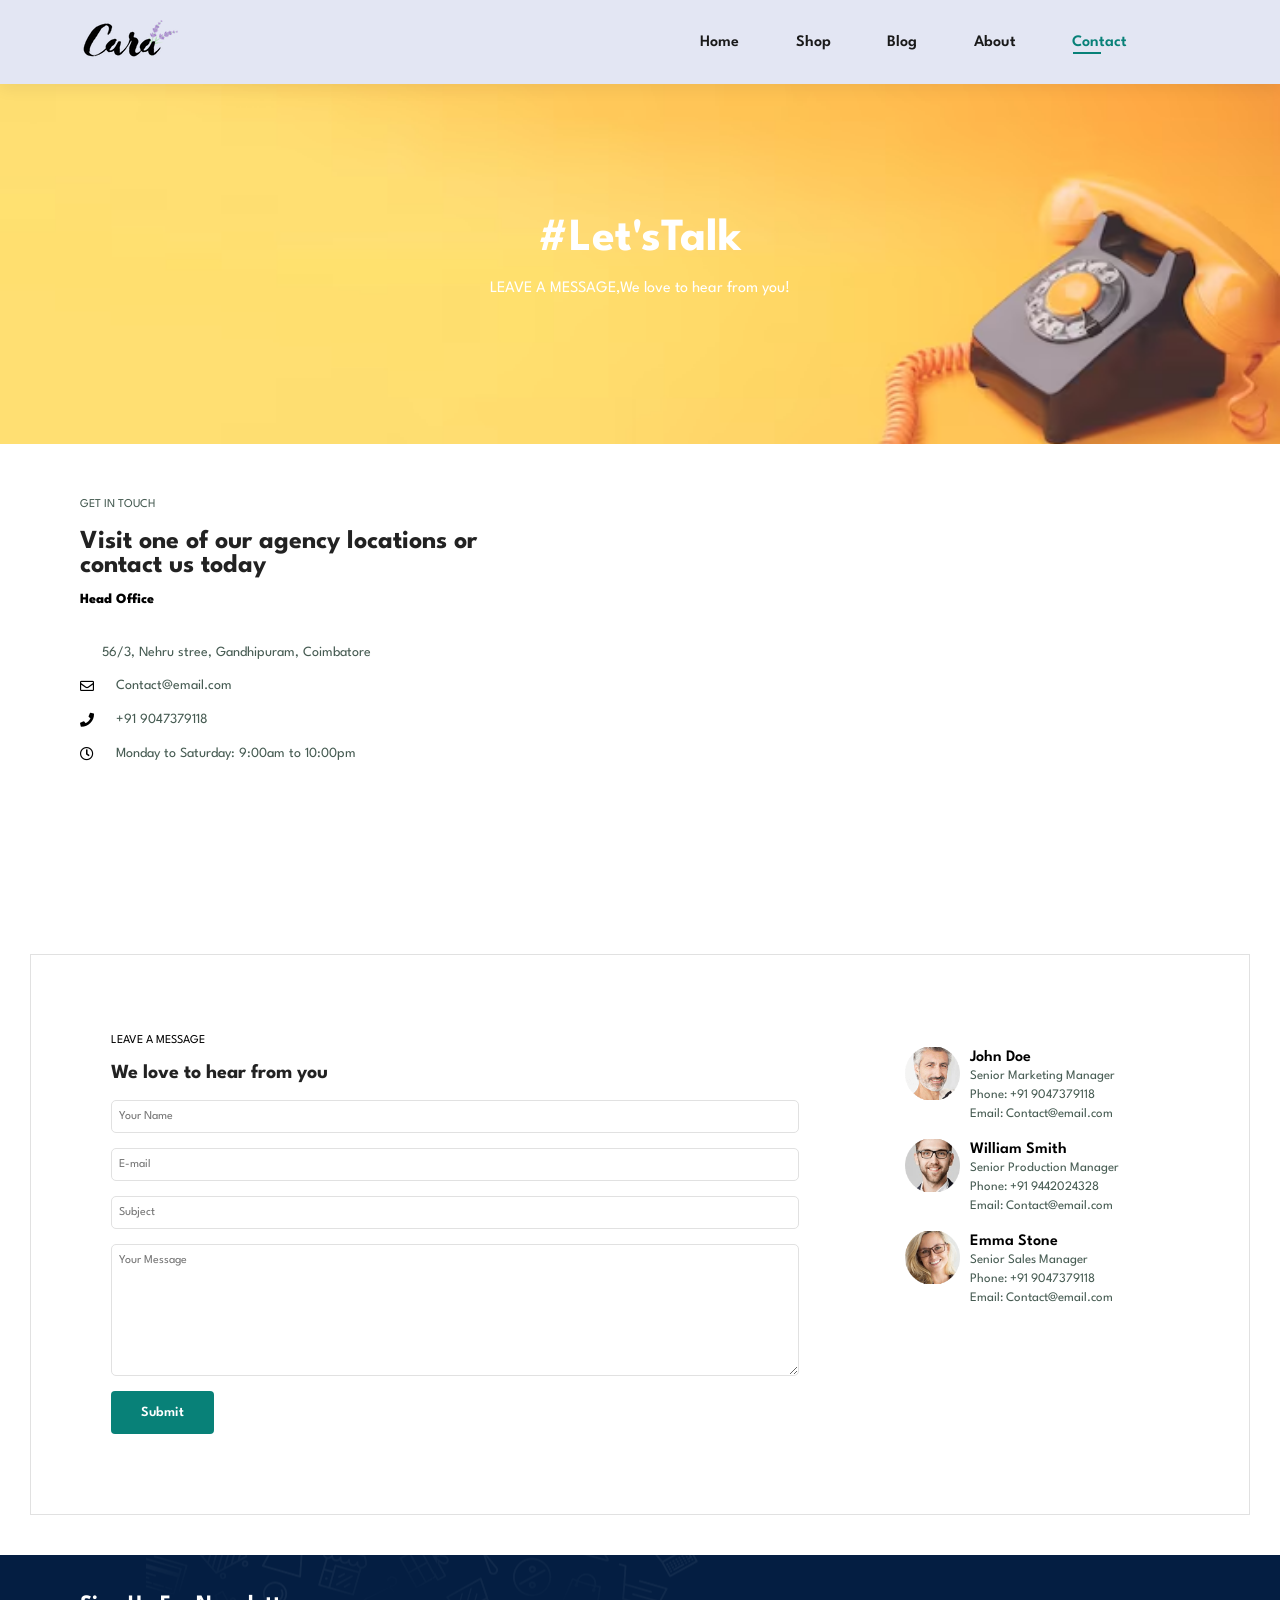
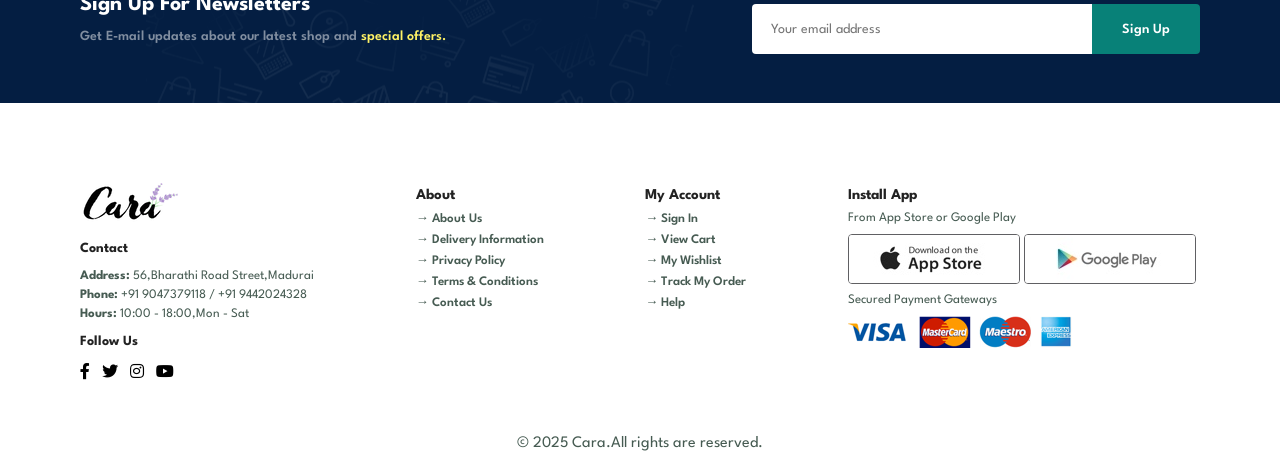
<file: contact.html>
<!DOCTYPE html>
<html lang="en">

<head>
    <meta charset="UTF-8">
    <meta name="viewport" content="width=device-width, initial-scale=1.0">
    <title>Cara - Find your Clothes</title>
    <link rel="stylesheet" href="style.css">
    <link rel="icon" href="img/logo.png">
    <link rel="stylesheet" href="https://pro.fontawesome.com/releases/v5.10.0/css/all.css">
</head>

<body>
    <!-- Header -->

    <section id="header">
        <a href="index.html"><img src="img/logo.png" class="logo"></a>
        <div>
            <ul id="navbar">
                <a id="close"><i class="far fa-times"></i></a>
                <li><a href="index.html">Home</a></li>
                <li><a href="shop.html">Shop</a></li>
                <li><a href="blog.html">Blog</a></li>
                <li><a href="about.html">About</a></li>
                <li><a class="active" href="contact.html">Contact</a></li>
                <li><a id="bag" href="cart.html"><i class="far fa-shopping-bag"></i></a></li>

            </ul>
        </div>
        <div id="mobile">
            <a href="cart.html"><i class="far fa-shopping-bag"></i></a>
            <i id="bar" class="fas fa-outdent"></i>
            <i id="close" class="fas fa-close"></i>
        </div>
    </section>

    <!-- Hero section -->

    <section id="pageheader" class="contactheader">
        <h2>#Let'sTalk</h2>
        <p>LEAVE A MESSAGE,We love to hear from you!</p>
    </section>

    <!-- Location section -->

    <section id="location" class="section-p1">
        <div class="mapdetails">
            <p>GET IN TOUCH</p>
            <h4>Visit one of our agency locations or contact us today</h4>
            <p class="p">Head Office</p>
            <li>
                <i class="fas fa-location"></i>
                <p class="con">56/3, Nehru stree, Gandhipuram, Coimbatore</p>
            </li>
            <li>
                <i class="far fa-envelope"></i>
                <p class="con">Contact@email.com</p>
            </li>
            <li>
                <i class="fas fa-phone"></i>
                <p class="con">+91 9047379118</p>
            </li>
            <li>
                <i class="far fa-clock"></i>
                <p class="con">Monday to Saturday: 9:00am to 10:00pm</p>
            </li>
        </div>
        <div class="map">
            <iframe
                src="https://www.google.com/maps/embed?pb=!1m18!1m12!1m3!1d3915.4297408204247!2d76.98759017486157!3d11.081314789086619!2m3!1f0!2f0!3f0!3m2!1i1024!2i768!4f13.1!3m3!1m2!1s0x3ba8f81b7514a15f%3A0x155e29f8d14154fc!2sKumaraguru%20College%20of%20Technology!5e0!3m2!1sen!2sin!4v1750346429094!5m2!1sen!2sin"
                width="600" height="450" style="border:0;" allowfullscreen="" loading="lazy"
                referrerpolicy="no-referrer-when-downgrade"></iframe>
        </div>
    </section>

    <!-- Contact form -->

    <section id="formdetails" class="section-p1">
        <form>
            <span>LEAVE A MESSAGE</span>
            <h2>We love to hear from you</h2>
            <input type="text" placeholder="Your Name">
            <input type="email" placeholder="E-mail">
            <input type="text" placeholder="Subject">
            <textarea placeholder="Your Message" cols="30" rows="10"></textarea>
            <button class="normal">Submit</button>
        </form>
        <div id="membersection">
            <div class="member">
                <img src="img/people/1.png">
                <div class="memberdetails">
                    <p>John Doe</p>
                    <span>Senior Marketing Manager</span>
                    <span>Phone: +91 9047379118</span>
                    <span>Email: Contact@email.com</span>
                </div>
            </div>
            <div class="member">
                <img src="img/people/2.png">
                <div class="memberdetails">
                    <p>William Smith</p>
                    <span>Senior Production Manager</span>
                    <span>Phone: +91 9442024328</span>
                    <span>Email: Contact@email.com</span>
                </div>
            </div>
            <div class="member">
                <img src="img/people/3.png">
                <div class="memberdetails">
                    <p>Emma Stone</p>
                    <span>Senior Sales Manager</span>
                    <span>Phone: +91 9047379118</span>
                    <span>Email: Contact@email.com</span>
                </div>
            </div>
        </div>
    </section>

    <!-- News letter -->
    <section id="newsletter" class="section-p1 section-m1">
        <div class="news">
            <h4>Sign Up For Newsletters</h4>
            <p>Get E-mail updates about our latest shop and <span>special offers.</span></p>
        </div>
        <div class="form">
            <input type="email" placeholder="Your email address">
            <button class="normal">Sign Up</button>
        </div>
    </section>

    <!-- Footer -->

    <footer id="footer" class="section-p1">
        <div class="contact">
            <img src="img/logo.png">
            <h4>Contact</h4>
            <p><strong>Address: </strong>56,Bharathi Road Street,Madurai</p>
            <p><strong>Phone: </strong>+91 9047379118 / +91 9442024328</p>
            <p><strong>Hours: </strong>10:00 - 18:00,Mon - Sat</p>
            <div class="Follow">
                <h4>Follow Us</h4>
                <div class="icon">
                    <a href="https://www.facebook.com"><i class="fab fa-facebook-f"></i></a>
                    <a href="https://www.twitter.com"><i class="fab fa-twitter"></i></a>
                    <a href="https://www.instagram.com/"><i class="fab fa-instagram"></i></a>
                    <a href="https://www.youtube.com"><i class="fab fa-youtube"></i></a>
                </div>
            </div>
        </div>
        <div class="about">
            <h4>About</h4>
            <a href="#"><span>→ </span>About Us</a>
            <a href="#"><span>→ </span>Delivery Information</a>
            <a href="#"><span>→ </span>Privacy Policy</a>
            <a href="#"><span>→ </span>Terms & Conditions</a>
            <a href="#"><span>→ </span>Contact Us</a>
        </div>
        <div class="myaccount">
            <h4>My Account</h4>
            <a href="#"><span>→ </span>Sign In</a>
            <a href="#"><span>→ </span>View Cart</a>
            <a href="#"><span>→ </span>My Wishlist</a>
            <a href="#"><span>→ </span>Track My Order</a>
            <a href="#"><span>→ </span>Help</a>
        </div>
        <div class="app">
            <h4>Install App</h4>
            <p>From App Store or Google Play</p>
            <div class="appimg">
                <img src="img/pay/app.jpg">
                <img src="img/pay/play.jpg">
            </div>
            <p>Secured Payment Gateways</p>
            <img src="img/pay/pay.png">
        </div>
    </footer>

    <!-- copyright -->

    <div class="copyright">
        <p>© 2025 Cara.All rights are reserved.</p>
    </div>
    <script src="demo.js"></script>
</body>

</html>
</file>
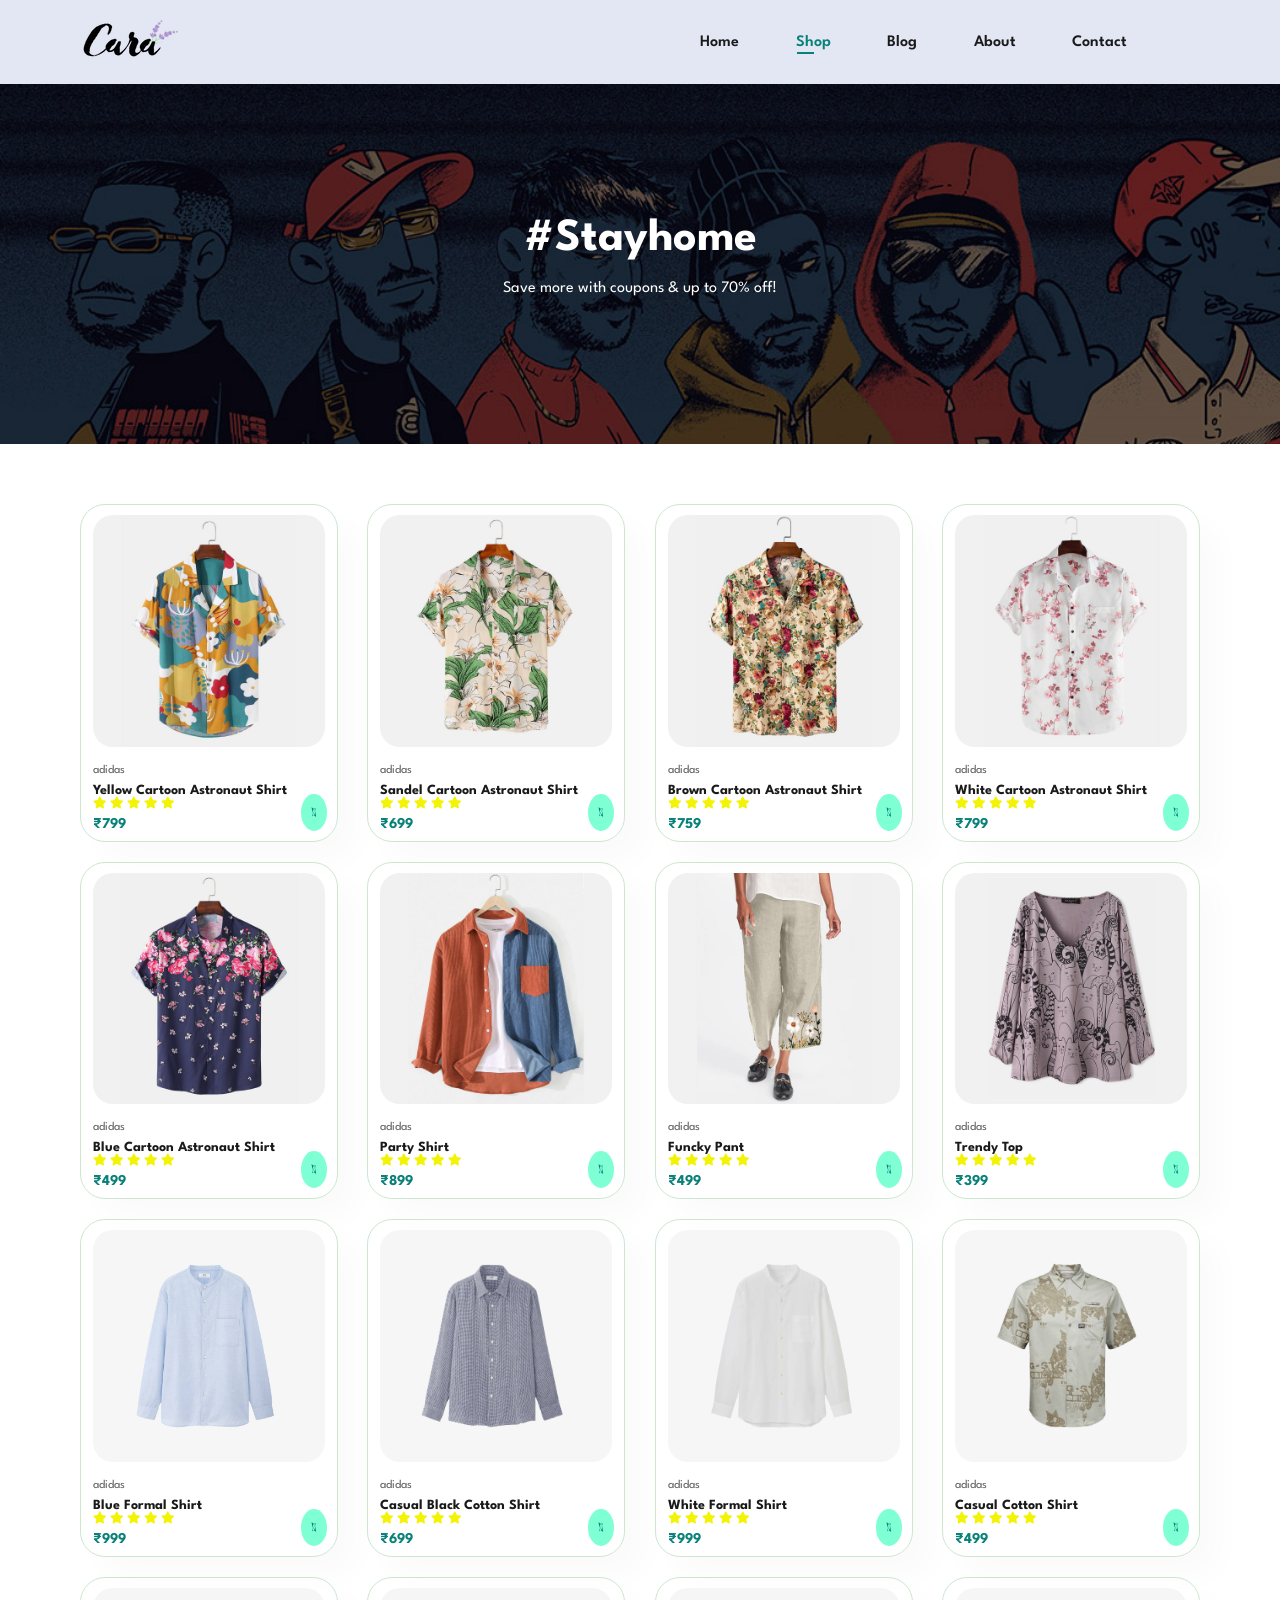
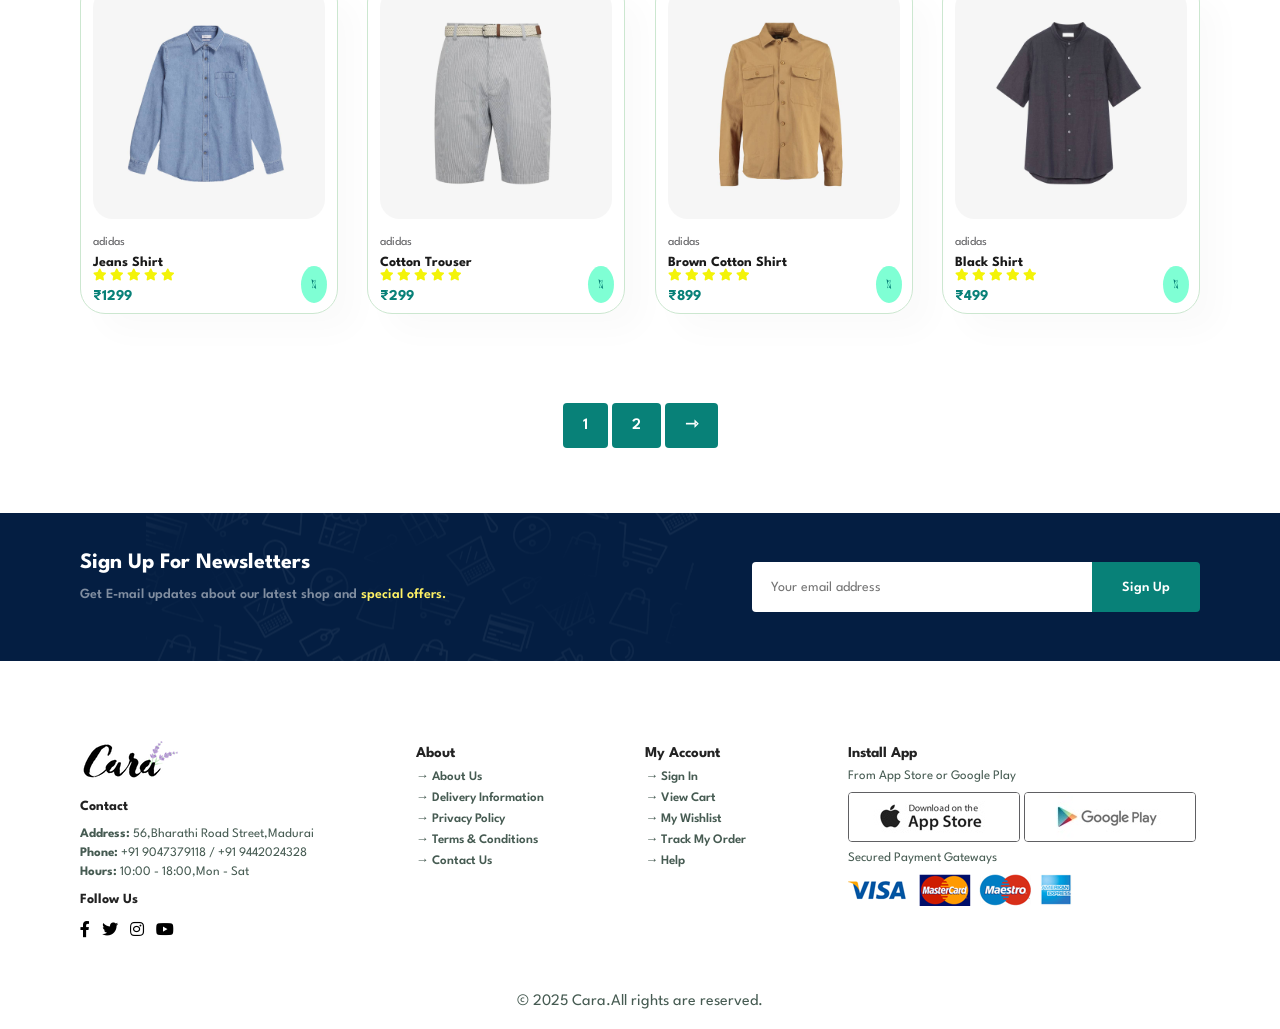
<file: shop.html>
<!DOCTYPE html>
<html lang="en">

<head>
    <meta charset="UTF-8">
    <meta name="viewport" content="width=device-width, initial-scale=1.0">
    <title>Cara - Find your Clothes</title>
    <link rel="stylesheet" href="style.css">
    <link rel="icon" href="img/logo.png">
    <link rel="stylesheet" href="https://pro.fontawesome.com/releases/v5.10.0/css/all.css">
</head>

<body>
    <!-- Header -->

    <section id="header">
        <a href="index.html"><img src="img/logo.png" class="logo"></a>
        <div>
            <ul id="navbar">
                <a id="close"><i class="far fa-times"></i></a>
                <li><a href="index.html">Home</a></li>
                <li><a class="active" href="shop.html">Shop</a></li>
                <li><a href="blog.html">Blog</a></li>
                <li><a href="about.html">About</a></li>
                <li><a href="contact.html">Contact</a></li>
                <li><a id="bag" href="cart.html"><i class="far fa-shopping-bag"></i></a></li>

            </ul>
        </div>
        <div id="mobile">
            <a href="cart.html"><i class="far fa-shopping-bag"></i></a>
            <i id="bar" class="fas fa-outdent"></i>
            <i id="close" class="fas fa-close"></i>
        </div>
    </section>

    <!-- Hero section -->

    <section id="pageheader">
        <h2>#Stayhome</h2>
        <p>Save more with coupons & up to 70% off!</p>
    </section>

    <!-- products -->

    <section id="product1" class="section-p1">
        <div class="pro-product">
            <!-- Cart 1 -->
            <div class="pro">
                <img src="img/products/f1.jpg">
                <div class="des">
                    <span>adidas</span>
                    <h5 class="product-name">Yellow Cartoon Astronaut Shirt</h5>
                    <div class="star">
                        <i class="fas fa-star"></i>
                        <i class="fas fa-star"></i>
                        <i class="fas fa-star"></i>
                        <i class="fas fa-star"></i>
                        <i class="fas fa-star"></i>
                    </div>
                    <h4 class="product-price">₹799</h4>
                </div>
                <a class="add-to-cart"><i class="fal fa-shopping-cart cart"></i></a>
            </div>
            <!-- Cart 2 -->
            <div class="pro">
                <img src="img/products/f2.jpg">
                <div class="des">
                    <span>adidas</span>
                    <h5 class="product-name">Sandel Cartoon Astronaut Shirt</h5>
                    <div class="star">
                        <i class="fas fa-star"></i>
                        <i class="fas fa-star"></i>
                        <i class="fas fa-star"></i>
                        <i class="fas fa-star"></i>
                        <i class="fas fa-star"></i>
                    </div>
                    <h4 class="product-price">₹699</h4>
                </div>
                <a class="add-to-cart"><i class="fal fa-shopping-cart cart"></i></a>
            </div>
            <!-- Cart 3 -->
            <div class="pro">
                <img src="img/products/f3.jpg">
                <div class="des">
                    <span>adidas</span>
                    <h5 class="product-name">Brown Cartoon Astronaut Shirt</h5>
                    <div class="star">
                        <i class="fas fa-star"></i>
                        <i class="fas fa-star"></i>
                        <i class="fas fa-star"></i>
                        <i class="fas fa-star"></i>
                        <i class="fas fa-star"></i>
                    </div>
                    <h4 class="product-price">₹759</h4>
                </div>
                <a class="add-to-cart"><i class="fal fa-shopping-cart cart"></i></a>
            </div>
            <!-- Cart 4 -->
            <div class="pro">
                <img src="img/products/f4.jpg">
                <div class="des">
                    <span>adidas</span>
                    <h5 class="product-name">White Cartoon Astronaut Shirt</h5>
                    <div class="star">
                        <i class="fas fa-star"></i>
                        <i class="fas fa-star"></i>
                        <i class="fas fa-star"></i>
                        <i class="fas fa-star"></i>
                        <i class="fas fa-star"></i>
                    </div>
                    <h4 class="product-price">₹799</h4>
                </div>
                <a class="add-to-cart"><i class="fal fa-shopping-cart cart"></i></a>
            </div>
            <!-- Cart 5 -->
            <div class="pro">
                <img src="img/products/f5.jpg">
                <div class="des">
                    <span>adidas</span>
                    <h5 class="product-name">Blue Cartoon Astronaut Shirt</h5>
                    <div class="star">
                        <i class="fas fa-star"></i>
                        <i class="fas fa-star"></i>
                        <i class="fas fa-star"></i>
                        <i class="fas fa-star"></i>
                        <i class="fas fa-star"></i>
                    </div>
                    <h4 class="product-price">₹499</h4>
                </div>
                <a class="add-to-cart"><i class="fal fa-shopping-cart cart"></i></a>
            </div>
            <!-- Cart 6 -->
            <div class="pro">
                <img src="img/products/f6.jpg">
                <div class="des">
                    <span>adidas</span>
                    <h5 class="product-name">Party Shirt</h5>
                    <div class="star">
                        <i class="fas fa-star"></i>
                        <i class="fas fa-star"></i>
                        <i class="fas fa-star"></i>
                        <i class="fas fa-star"></i>
                        <i class="fas fa-star"></i>
                    </div>
                    <h4 class="product-price">₹899</h4>
                </div>
                <a class="add-to-cart"><i class="fal fa-shopping-cart cart"></i></a>
            </div>
            <!-- Cart 7 -->
            <div class="pro">
                <img src="img/products/f7.jpg">
                <div class="des">
                    <span>adidas</span>
                    <h5 class="product-name">Funcky Pant</h5>
                    <div class="star">
                        <i class="fas fa-star"></i>
                        <i class="fas fa-star"></i>
                        <i class="fas fa-star"></i>
                        <i class="fas fa-star"></i>
                        <i class="fas fa-star"></i>
                    </div>
                    <h4 class="product-price">₹499</h4>
                </div>
                <a class="add-to-cart"><i class="fal fa-shopping-cart cart"></i></a>
            </div>
            <!-- Cart 8 -->
            <div class="pro">
                <img src="img/products/f8.jpg">
                <div class="des">
                    <span>adidas</span>
                    <h5 class="product-name">Trendy Top</h5>
                    <div class="star">
                        <i class="fas fa-star"></i>
                        <i class="fas fa-star"></i>
                        <i class="fas fa-star"></i>
                        <i class="fas fa-star"></i>
                        <i class="fas fa-star"></i>
                    </div>
                    <h4 class="product-price">₹399</h4>
                </div>
                <a class="add-to-cart"><i class="fal fa-shopping-cart cart"></i></a>
            </div>
            <div class="pro">
                <img src="img/products/n1.jpg">
                <div class="des">
                    <span>adidas</span>
                    <h5 class="product-name">Blue Formal Shirt</h5>
                    <div class="star">
                        <i class="fas fa-star"></i>
                        <i class="fas fa-star"></i>
                        <i class="fas fa-star"></i>
                        <i class="fas fa-star"></i>
                        <i class="fas fa-star"></i>
                    </div>
                    <h4 class="product-price">₹999</h4>
                </div>
                <a class="add-to-cart"><i class="fal fa-shopping-cart cart"></i></a>
            </div>
            <!-- Cart 2 -->
            <div class="pro">
                <img src="img/products/n2.jpg">
                <div class="des">
                    <span>adidas</span>
                    <h5 class="product-name">Casual Black Cotton Shirt</h5>
                    <div class="star">
                        <i class="fas fa-star"></i>
                        <i class="fas fa-star"></i>
                        <i class="fas fa-star"></i>
                        <i class="fas fa-star"></i>
                        <i class="fas fa-star"></i>
                    </div>
                    <h4 class="product-price">₹699</h4>
                </div>
                <a class="add-to-cart"><i class="fal fa-shopping-cart cart"></i></a>
            </div><!-- Cart 3 -->
            <div class="pro">
                <img src="img/products/n3.jpg">
                <div class="des">
                    <span>adidas</span>
                    <h5 class="product-name">White Formal Shirt</h5>
                    <div class="star">
                        <i class="fas fa-star"></i>
                        <i class="fas fa-star"></i>
                        <i class="fas fa-star"></i>
                        <i class="fas fa-star"></i>
                        <i class="fas fa-star"></i>
                    </div>
                    <h4 class="product-price">₹999</h4>
                </div>
                <a class="add-to-cart"><i class="fal fa-shopping-cart cart"></i></a>
            </div><!-- Cart 4 -->
            <div class="pro">
                <img src="img/products/n4.jpg">
                <div class="des">
                    <span>adidas</span>
                    <h5 class="product-name">Casual Cotton Shirt</h5>
                    <div class="star">
                        <i class="fas fa-star"></i>
                        <i class="fas fa-star"></i>
                        <i class="fas fa-star"></i>
                        <i class="fas fa-star"></i>
                        <i class="fas fa-star"></i>
                    </div>
                    <h4 class="product-price">₹499</h4>
                </div>
                <a class="add-to-cart"><i class="fal fa-shopping-cart cart"></i></a>
            </div><!-- Cart 5 -->
            <div class="pro">
                <img src="img/products/n5.jpg">
                <div class="des">
                    <span>adidas</span>
                    <h5 class="product-name">Jeans Shirt</h5>
                    <div class="star">
                        <i class="fas fa-star"></i>
                        <i class="fas fa-star"></i>
                        <i class="fas fa-star"></i>
                        <i class="fas fa-star"></i>
                        <i class="fas fa-star"></i>
                    </div>
                    <h4 class="product-price">₹1299</h4>
                </div>
                <a class="add-to-cart"><i class="fal fa-shopping-cart cart"></i></a>
            </div><!-- Cart 6 -->
            <div class="pro">
                <img src="img/products/n6.jpg">
                <div class="des">
                    <span>adidas</span>
                    <h5 class="product-name">Cotton Trouser</h5>
                    <div class="star">
                        <i class="fas fa-star"></i>
                        <i class="fas fa-star"></i>
                        <i class="fas fa-star"></i>
                        <i class="fas fa-star"></i>
                        <i class="fas fa-star"></i>
                    </div>
                    <h4 class="product-price">₹299</h4>
                </div>
                <a class="add-to-cart"><i class="fal fa-shopping-cart cart"></i></a>
            </div><!-- Cart 7 -->
            <div class="pro">
                <img src="img/products/n7.jpg">
                <div class="des">
                    <span>adidas</span>
                    <h5 class="product-name">Brown Cotton Shirt</h5>
                    <div class="star">
                        <i class="fas fa-star"></i>
                        <i class="fas fa-star"></i>
                        <i class="fas fa-star"></i>
                        <i class="fas fa-star"></i>
                        <i class="fas fa-star"></i>
                    </div>
                    <h4 class="product-price">₹899</h4>
                </div>
                <a class="add-to-cart"><i class="fal fa-shopping-cart cart"></i></a>
            </div><!-- Cart 8 -->
            <div class="pro">
                <img src="img/products/n8.jpg">
                <div class="des">
                    <span>adidas</span>
                    <h5 class="product-name">Black Shirt</h5>
                    <div class="star">
                        <i class="fas fa-star"></i>
                        <i class="fas fa-star"></i>
                        <i class="fas fa-star"></i>
                        <i class="fas fa-star"></i>
                        <i class="fas fa-star"></i>
                    </div>
                    <h4 class="product-price">₹499</h4>
                </div>
                <a class="add-to-cart"><i class="fal fa-shopping-cart cart"></i></a>
            </div>
        </div>
    </section>

    <!-- Page switch -->

    <section id="pageswitch" class="section-p1">
        <a href="#1">1</a>
        <a href="#2">2</a>
        <a href="#">⇾</a>
    </section>

    <!-- News letter -->
    <section id="newsletter" class="section-p1 section-m1">
        <div class="news">
            <h4>Sign Up For Newsletters</h4>
            <p>Get E-mail updates about our latest shop and <span>special offers.</span></p>
        </div>
        <div class="form">
            <input type="email" placeholder="Your email address">
            <button class="normal">Sign Up</button>
        </div>
    </section>

    <!-- Footer -->

    <footer id="footer" class="section-p1">
        <div class="contact">
            <img src="img/logo.png">
            <h4>Contact</h4>
            <p><strong>Address: </strong>56,Bharathi Road Street,Madurai</p>
            <p><strong>Phone: </strong>+91 9047379118 / +91 9442024328</p>
            <p><strong>Hours: </strong>10:00 - 18:00,Mon - Sat</p>
            <div class="Follow">
                <h4>Follow Us</h4>
                <div class="icon">
                    <a href="https://www.facebook.com"><i class="fab fa-facebook-f"></i></a>
                    <a href="https://www.twitter.com"><i class="fab fa-twitter"></i></a>
                    <a href="https://www.instagram.com/"><i class="fab fa-instagram"></i></a>
                    <a href="https://www.youtube.com"><i class="fab fa-youtube"></i></a>
                </div>
            </div>
        </div>
        <div class="about">
            <h4>About</h4>
            <a href="#"><span>→ </span>About Us</a>
            <a href="#"><span>→ </span>Delivery Information</a>
            <a href="#"><span>→ </span>Privacy Policy</a>
            <a href="#"><span>→ </span>Terms & Conditions</a>
            <a href="#"><span>→ </span>Contact Us</a>
        </div>
        <div class="myaccount">
            <h4>My Account</h4>
            <a href="#"><span>→ </span>Sign In</a>
            <a href="#"><span>→ </span>View Cart</a>
            <a href="#"><span>→ </span>My Wishlist</a>
            <a href="#"><span>→ </span>Track My Order</a>
            <a href="#"><span>→ </span>Help</a>
        </div>
        <div class="app">
            <h4>Install App</h4>
            <p>From App Store or Google Play</p>
            <div class="appimg">
                <img src="img/pay/app.jpg">
                <img src="img/pay/play.jpg">
            </div>
            <p>Secured Payment Gateways</p>
            <img src="img/pay/pay.png">
        </div>
    </footer>

    <!-- copyright -->

    <div class="copyright">
        <p>© 2025 Cara.All rights are reserved.</p>
    </div>
    <script src="demo.js"></script>
    <script>
        document.addEventListener("DOMContentLoaded", () => {
    const buttons = document.querySelectorAll(".add-to-cart");

    buttons.forEach(button => {
        button.addEventListener("click", (e) => {
            e.preventDefault();

            const product = button.closest(".pro");

            const name = product.querySelector(".product-name")?.innerText;
            const priceText = product.querySelector(".product-price")?.innerText;
            const image = product.querySelector("img")?.src;

            if (!name || !priceText || !image) {
                alert("Product info missing!");
                return;
            }

            const price = parseFloat(priceText.replace("₹", ""));
            const item = { name, price, image, quantity: 1 };

            let cart = JSON.parse(sessionStorage.getItem("cart")) || [];

            const existing = cart.find(p => p.name === item.name);
            if (existing) {
                existing.quantity += 1;
            } else {
                cart.push(item);
            }

            sessionStorage.setItem("cart", JSON.stringify(cart));
            alert("Product added to cart!🛒");
        });
    });
});
    </script>
</body>

</html>
</file>
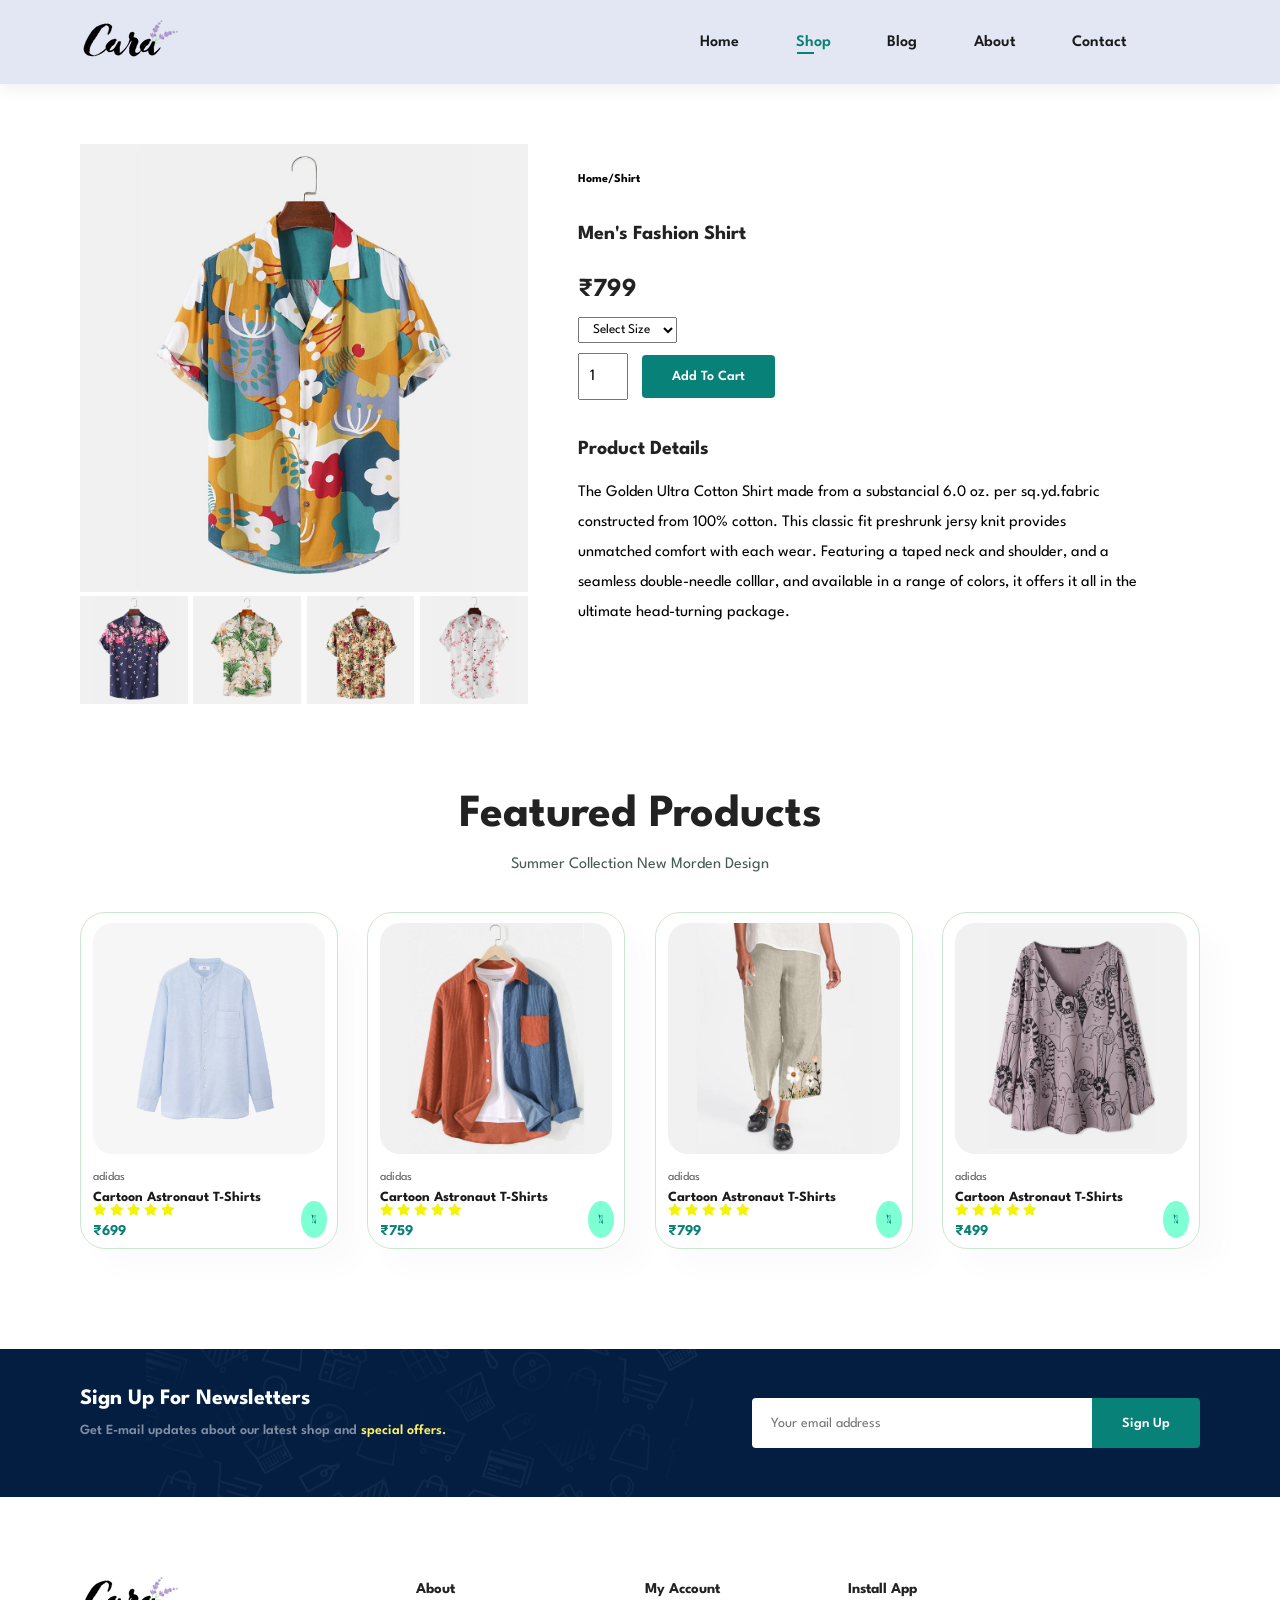
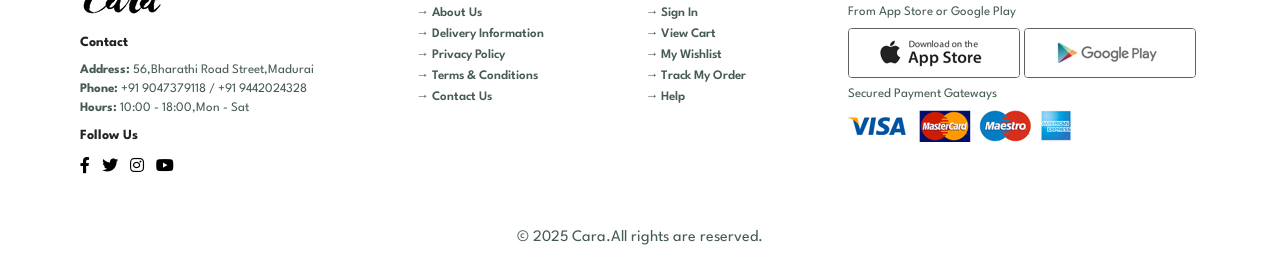
<file: sproduct.html>
<!DOCTYPE html>
<html lang="en">

<head>
    <meta charset="UTF-8">
    <meta name="viewport" content="width=device-width, initial-scale=1.0">
    <title>Cara - Find your Clothes</title>
    <link rel="stylesheet" href="style.css">
    <link rel="icon" href="img/logo.png">
    <link rel="stylesheet" href="https://pro.fontawesome.com/releases/v5.10.0/css/all.css">
</head>

<body>
    <!-- Header -->

    <section id="header">
        <a href="index.html"><img src="img/logo.png" class="logo"></a>
        <div>
            <ul id="navbar">
                <a id="close"><i class="far fa-times"></i></a>
                <li><a href="index.html">Home</a></li>
                <li><a class="active" href="shop.html">Shop</a></li>
                <li><a href="blog.html">Blog</a></li>
                <li><a href="about.html">About</a></li>
                <li><a href="contact.html">Contact</a></li>
                <li><a id="bag" href="cart.html"><i class="far fa-shopping-bag"></i></a></li>
            </ul>
        </div>
        <div id="mobile">
            <a href="cart.html"><i class="far fa-shopping-bag"></i></a>
            <i id="bar" class="fas fa-outdent"></i>
            <i id="close" class="fas fa-close"></i>
        </div>
    </section>

    <!-- Single product -->

    <section id="prodetails" class="section-p1">
        <div class="single-pro-img" id="single-pro-img">
            <img src="img/products/f1.jpg" width="100%" id="mainimg">
            <div class="small-img-grp">
                <div class="small-img-col">
                    <img src="img/products/f5.jpg" width="100%" class="small-img">
                </div>
                <div class="small-img-col">
                    <img src="img/products/f2.jpg" width="100%" class="small-img">
                </div>
                <div class="small-img-col">
                    <img src="img/products/f3.jpg" width="100%" class="small-img">
                </div>
                <div class="small-img-col">
                    <img src="img/products/f4.jpg" width="100%" class="small-img">
                </div>
            </div>
        </div>
        <div class="details" id="details">
            <h6 class="font">Home/Shirt</h6>
            <h4 id="image-name" class="font">Men's Fashion Shirt</h4>
            <h2 id="image-price">₹799</h2>
            <select>
                <option>Select Size</option>
                <option>XL</option>
                <option>XXL</option>
                <option>Small</option>
                <option>Large</option>
            </select>
            <input type="number" value="1">
            <button id="sproduct-add-btn" class="normal">Add To Cart</button>
            <h4 class="font">Product Details</h4>
            <span>The Golden Ultra Cotton Shirt made from a substancial 6.0 oz. per sq.yd.fabric constructed from 100%
                cotton. This classic fit preshrunk jersy knit provides unmatched comfort with each wear. Featuring a
                taped neck and shoulder, and a seamless double-needle colllar, and available in a range of colors, it
                offers it all in the ultimate head-turning package.</span>
        </div>
    </section>

    <!-- Featured products -->

    <section id="product1" class="section-p1">
        <h2>Featured Products</h2>
        <p>Summer Collection New Morden Design</p>
        <div class="pro-product">
            <!-- Cart 2 -->
            <div class="pro">
                <img src="img/products/n1.jpg">
                <div class="des">
                    <span>adidas</span>
                    <h5>Cartoon Astronaut T-Shirts</h5>
                    <div class="star">
                        <i class="fas fa-star"></i>
                        <i class="fas fa-star"></i>
                        <i class="fas fa-star"></i>
                        <i class="fas fa-star"></i>
                        <i class="fas fa-star"></i>
                    </div>
                    <h4>₹699</h4>
                </div>
                <a href="#"><i class="fal fa-shopping-cart cart"></i></a>
            </div>
            <!-- Cart 3 -->
            <div class="pro">
                <img src="img/products/f6.jpg">
                <div class="des">
                    <span>adidas</span>
                    <h5>Cartoon Astronaut T-Shirts</h5>
                    <div class="star">
                        <i class="fas fa-star"></i>
                        <i class="fas fa-star"></i>
                        <i class="fas fa-star"></i>
                        <i class="fas fa-star"></i>
                        <i class="fas fa-star"></i>
                    </div>
                    <h4>₹759</h4>
                </div>
                <a href="#"><i class="fal fa-shopping-cart cart"></i></a>
            </div>
            <!-- Cart 4 -->
            <div class="pro">
                <img src="img/products/f7.jpg">
                <div class="des">
                    <span>adidas</span>
                    <h5>Cartoon Astronaut T-Shirts</h5>
                    <div class="star">
                        <i class="fas fa-star"></i>
                        <i class="fas fa-star"></i>
                        <i class="fas fa-star"></i>
                        <i class="fas fa-star"></i>
                        <i class="fas fa-star"></i>
                    </div>
                    <h4>₹799</h4>
                </div>
                <a href="#"><i class="fal fa-shopping-cart cart"></i></a>
            </div>
            <!-- Cart 5 -->
            <div class="pro">
                <img src="img/products/f8.jpg">
                <div class="des">
                    <span>adidas</span>
                    <h5>Cartoon Astronaut T-Shirts</h5>
                    <div class="star">
                        <i class="fas fa-star"></i>
                        <i class="fas fa-star"></i>
                        <i class="fas fa-star"></i>
                        <i class="fas fa-star"></i>
                        <i class="fas fa-star"></i>
                    </div>
                    <h4>₹499</h4>
                </div>
                <a href="#"><i class="fal fa-shopping-cart cart"></i></a>
            </div>
        </div>
    </section>

    <!-- News letter -->

    <section id="newsletter" class="section-p1 section-m1">
        <div class="news">
            <h4>Sign Up For Newsletters</h4>
            <p>Get E-mail updates about our latest shop and <span>special offers.</span></p>
        </div>
        <div class="form">
            <input type="email" placeholder="Your email address">
            <button class="normal">Sign Up</button>
        </div>
    </section>

    <!-- Footer -->

    <footer id="footer" class="section-p1">
        <div class="contact">
            <img src="img/logo.png">
            <h4>Contact</h4>
            <p><strong>Address: </strong>56,Bharathi Road Street,Madurai</p>
            <p><strong>Phone: </strong>+91 9047379118 / +91 9442024328</p>
            <p><strong>Hours: </strong>10:00 - 18:00,Mon - Sat</p>
            <div class="Follow">
                <h4>Follow Us</h4>
                <div class="icon">
                    <a href="https://www.facebook.com"><i class="fab fa-facebook-f"></i></a>
                    <a href="https://www.twitter.com"><i class="fab fa-twitter"></i></a>
                    <a href="https://www.instagram.com/"><i class="fab fa-instagram"></i></a>
                    <a href="https://www.youtube.com"><i class="fab fa-youtube"></i></a>
                </div>
            </div>
        </div>
        <div class="about">
            <h4>About</h4>
            <a href="#"><span>→ </span>About Us</a>
            <a href="#"><span>→ </span>Delivery Information</a>
            <a href="#"><span>→ </span>Privacy Policy</a>
            <a href="#"><span>→ </span>Terms & Conditions</a>
            <a href="#"><span>→ </span>Contact Us</a>
        </div>
        <div class="myaccount">
            <h4>My Account</h4>
            <a href="#"><span>→ </span>Sign In</a>
            <a href="#"><span>→ </span>View Cart</a>
            <a href="#"><span>→ </span>My Wishlist</a>
            <a href="#"><span>→ </span>Track My Order</a>
            <a href="#"><span>→ </span>Help</a>
        </div>
        <div class="app">
            <h4>Install App</h4>
            <p>From App Store or Google Play</p>
            <div class="appimg">
                <img src="img/pay/app.jpg">
                <img src="img/pay/play.jpg">
            </div>
            <p>Secured Payment Gateways</p>
            <img src="img/pay/pay.png">
        </div>
    </footer>
    <div class="copyright">
        <p>© 2025 Cara.All rights are reserved.</p>
    </div>
    <script src="demo.js"></script>
</body>

</html>
</file>
<file: style.css>
@import url("https://fonts.googleapis.com/css2?family=Spartan:wght@100;200;300;400;500;600;700;800;900&display=swap");

* {
    margin: 0;
    padding: 0;
    box-sizing: border-box;
    font-family: "Spartan", sans-serif;
}

html {
    scroll-behavior: smooth;
}

/* Global Styles */

h1 {
    font-size: 50px;
    line-height: 64px;
    color: #222;
}

h2 {
    font-size: 46px;
    line-height: 54px;
    color: #222;
}

h4 {
    font-size: 20px;
    color: #222;
}

h6 {
    font-weight: 700;
    font-size: 12px;
}

p {
    font-size: 16px;
    color: #465b52;
    margin: 15px 0 20px 0;
}

.section-p1 {
    padding: 40px 80px;
}

.section-m1 {
    margin: 40px 0;
}

.normal {
    font-size: 14px;
    font-weight: 600;
    padding: 15px 30px;
    color: #000;
    background-color: #fff;
    border-radius: 4px;
    cursor: pointer;
    border: none;
    outline: none;
    transition: 0.2s;
}

body {
    width: 100%;
}

/* header start*/

#header {
    display: flex;
    justify-content: space-between;
    align-items: center;
    padding: 20px 80px;
    background: #E3E6F3;
    box-shadow: 0 5px 15px rgba(0, 0, 0, 0.06);
    z-index: 999;
    position: sticky;
    top: 0px;
    left: 0px;
}

#navbar {
    width: 500px;
    display: flex;
    justify-content: space-between;
    align-items: center;
}

#navbar #close {
    display: none;
    position: absolute;
    right: 30px;
    top: 25px;
    font-size: 24px;
    border: 2px solid #000;
    padding: 0px 4px;
    transition: 0.3s;
}

#navbar li {
    list-style: none;
    position: relative;
}

#navbar li a {
    text-decoration: none;
    font-size: 16px;
    font-weight: 600;
    color: #1a1a1a;

}

#navbar li a:hover,
#navbar li .active {
    color: #088178;
}

#navbar li a.active::after,
#navbar li a:hover::before {
    content: "";
    height: 2px;
    width: 50%;
    position: absolute;
    bottom: -4px;
    left: 1px;
    background-color: #088178;
}

/* Mobile Purpose*/

#mobile {
    display: none;
    text-align: center;
}

/*Hero Start*/

#hero {
    background-image: url(img/hero4.png);
    background-position: top 25% right 0;
    background-size: cover;
    padding: 0 80px;
    display: flex;
    flex-direction: column;
    justify-content: center;
    align-items: flex-start;
    height: 90vh;
    width: 100%;
}

#hero h4 {
    padding-bottom: 15px;
}

#hero h1 {
    color: #088178;
}

#hero button {
    background-image: url(img/button.png);
    background-color: transparent;
    background-repeat: no-repeat;
    font-weight: 700;
    font-size: medium;
    cursor: pointer;
    padding: 14px 80px 14px 65px;
    color: #088178;
    outline: none;
    border: none;

}

/* Features */

#features {
    display: flex;
    flex-wrap: wrap;
    align-items: center;
    justify-content: space-between;
}

#features div {
    box-shadow: 0 0 10px 1px gray;
    padding: 25px 15px;
    text-align: center;
    color: #088178;
    width: 180px;
    border: 1px solid #cce7d0;
    border-radius: 4px;
    margin: 15px 0;
}

.content:hover {
    transition: transform 0.8s ease 0s;
    transform: scale(1.1);
}

#fe-1 h6 {
    display: inline-block;
    margin-top: 20px;
    background-color: #fddde4;
    padding: 9px 8px 6px 8px;
    border-radius: 4px;
}

#fe-2 h6 {
    display: inline-block;
    margin-top: 20px;
    background-color: #cdebbc;
    padding: 9px 8px 6px 8px;
    border-radius: 4px;
}

#fe-3 h6 {
    display: inline-block;
    margin-top: 20px;
    background-color: #d1e8f2;
    padding: 9px 8px 6px 8px;
    border-radius: 4px;
}

#fe-4 h6 {
    display: inline-block;
    margin-top: 20px;
    background-color: #cdd4f8;
    padding: 9px 8px 6px 8px;
    border-radius: 4px;
}

#fe-5 h6 {
    display: inline-block;
    margin-top: 20px;
    background-color: #f6dbf6;
    padding: 9px 8px 6px 8px;
    border-radius: 4px;
}

#fe-6 h6 {
    display: inline-block;
    margin-top: 20px;
    background-color: #fff265;
    padding: 9px 8px 6px 8px;
    border-radius: 4px;
}

/* Featured Product*/

#product1 {
    text-align: center;
}

.pro {
    display: flex;
    flex-direction: column;
    justify-content: flex-start;
    width: 23%;
    min-width: 250px;
    border: 1px solid #cce7d0;
    box-shadow: 20px 20px 30px rgba(0, 0, 0, 0.02);
    padding: 10px 12px;
    border-radius: 25px;
    position: relative;
    cursor: pointer;
    margin-bottom: 20px;
}

/* .pro a:hover {
    transition: transform 0.8s ease 0s;
    transform: scale(1.01);
} */

.pro img {
    border-radius: 20px;
}

.des {
    margin-top: 15px;
    text-align: start;
}

.cart {
    position: absolute;
    bottom: 10px;
    right: 10px;
    color: #088178;
    background-color: aquamarine;
    border-radius: 50%;
    padding: 12px 10px 10px 10px;
    font-size: 15px;
}

.des span {
    color: #606063;
    font-size: 12px;
}

.des h5 {
    font-size: 14px;
    color: #1a1a1a;
    padding-top: 7px;
}

.star {
    color: rgb(243, 243, 8);
    font-size: 12px;
}

.des h4 {
    padding-top: 7px;
    font-size: 15px;
    font-weight: 700;
    color: #088178;
}

#product1 .pro-product {
    display: flex;
    flex-wrap: wrap;
    justify-content: space-between;
    padding-top: 20px;
}

/*Banner section*/

#banner {
    background-image: url(img/banner/b2.jpg);
    background-size: cover;
    background-position: center;
    width: 100%;
    height: 40vh;
    display: flex;
    flex-direction: column;
    justify-content: center;
    align-items: center;
    text-align: center;
}

#banner h4 {
    color: #fff;
    font-size: 16px;

}

#banner h2 {
    color: #fff;
    font-size: 35px;
    padding: 10px 0px;
}

#banner h2 span {
    color: #ef3636;
}

#banner .normal:hover {
    background-color: #088178;
    color: #fff;
}

/* Advertisement Banner*/


#sm-banner {
    display: flex;
    justify-content: space-between;
    flex-wrap: wrap;
}

#sm-banner .banner-box {
    background-image: url(img/banner/b17.jpg);
    background-size: cover;
    background-position: center;
    min-width: 48%;
    height: 50vh;
    display: flex;
    flex-direction: column;
    justify-content: center;
    align-items: flex-start;
    padding: 30px;
}

.banner-box h4 {
    font-size: 20px;
    color: #fff;
    font-weight: 300;
}

.banner-box h2 {
    color: #fff;
    font-size: 28px;
    font-weight: 800;
}

.banner-box span {
    color: #fff;
    font-size: 14px;
    font-weight: 500;
}

.banner-box .normal {
    font-size: 14px;
    font-weight: 600;
    padding: 15px 30px;
    color: #fff;
    background-color: transparent;
    border-radius: 4px;
    cursor: pointer;
    border: 1px solid #fff;
    outline: none;
    transition: 0.2s;
    margin-top: 15px;
    box-shadow: 0px 0px 15px 1px #fff265;
}

.banner-box:hover button {
    background-color: #088178;
}

#sm-banner .banner-box:nth-child(2) {
    background-image: url(img/banner/b10.jpg);
}

#sm-banner .n {
    box-shadow: 0px 0px 15px 1px gray;

}

/*Advertisement Banner 1*/

#sm-banner1 {
    display: flex;
    justify-content: space-between;
    flex-wrap: wrap;
    padding: 0px 80px;
}

#sm-banner1 .banner-box1 {
    background-image: url(img/banner/b7.jpg);
    background-position: center;
    background-size: cover;
    display: flex;
    flex-direction: column;
    justify-content: center;
    align-items: flex-start;
    padding-left: 10px;
    height: 30vh;
    min-width: 32%;
}

.banner-box1 h2 {
    font-size: 22px;
    color: #fff;
    font-weight: 900;
}

.banner-box1 h3 {
    font-size: 15px;
    color: #ef3636;
    font-weight: 800;
}

#sm-banner1 .banner-box1:nth-child(2) {
    background-image: url(img/banner/b4.jpg);
}

#sm-banner1 .banner-box1:nth-child(3) {
    background-image: url(img/banner/b18.jpg);
}

/*News Letter*/

#newsletter {
    background-image: url(img/banner/b14.png);
    background-position: 20% 30%;
    background-repeat: no-repeat;
    background-color: #041e42;
    display: flex;
    flex-wrap: wrap;
    justify-content: space-between;
    align-items: center;
    color: #fff;
}

#newsletter .news h4 {
    font-size: 22px;
    color: #fff;
    font-weight: 700;
}

#newsletter .news p {
    font-size: 14px;
    color: #818ea0;
    font-weight: 600;
}

.news p span {
    color: #fff265;
}

.form {
    display: flex;
    width: 40%;
}

.form input {
    padding: 0px 1.25em;
    height: 3.125rem;
    font-size: 14px;
    width: 100%;
    border: 1px solid transparent;
    border-radius: 4px;
    outline: none;
    border-top-right-radius: 0px;
    border-bottom-right-radius: 0px;
}

.form button {
    background-color: #088178;
    color: #fff;
    white-space: nowrap;
    border-top-left-radius: 0px;
    border-bottom-left-radius: 0px;
}

/*footer*/
#footer {
    display: flex;
    flex-wrap: wrap;
    justify-content: space-between;
}

.contact h4 {
    margin: 15px 0px;
    font-size: 14px;
}

.contact p {
    font-size: 13px;
    color: #465b52;
    margin: 7px 0px;
}

.icon {
    display: flex;
    width: 40%;
    flex-wrap: wrap;
    justify-content: space-between;
}

.icon i {
    color: #000;
    text-decoration: none;
}

.icon i:hover {
    color: #088178;
    transition: transform 0.5s ease 0s;
    transform: scale(1.5);
}

.about h4,
.myaccount h4,
.app h4 {
    font-size: 15px;
    margin: 5px 0px;
}

.about,
.myaccount {
    display: flex;
    flex-direction: column;
}

.about a,
.myaccount a {
    font-size: 13px;
    color: #465b52;
    margin: 3px 0px;
    font-weight: 600;
    text-decoration: none;
}

.about a:hover,
.myaccount a:hover {
    color: #088178;
    transition: transform 0.5s ease 0s;
    transform: translateX(10px);
}

.appimg {
    display: flex;
    flex-wrap: wrap;
    justify-content: space-between;
}

.appimg img {
    border: 1px solid #606063;
    border-radius: 4px;
    margin-right: 4px;
}

.app p {
    font-size: 13px;
    color: #465b52;
    margin: 10px 0px;
}

.copyright {
    text-align: center;
    font-size: 16px;
    color: #465b52;
    margin: 15px 0 20px 0;
}


/*Shop page*/

/*Header*/

#pageheader {
    background-image: url(img/banner/b1.jpg);
    width: 100%;
    height: 40vh;
    background-size: cover;
    display: flex;
    flex-direction: column;
    justify-content: center;
    align-items: center;
    padding: 14px;
    text-align: center;
}

#pageheader h2,
#pageheader p {
    color: #fff;

}

/*Pageswitch*/

#pageswitch {

    text-align: center;
}

#pageswitch a {
    text-decoration: none;
    background-color: #088178;
    color: #fff;
    padding: 15px 20px;
    border-radius: 4px;
    font-weight: 600;
    font-size: 16px;
}


/*Single Product page*/

#prodetails .single-pro-img {
    width: 40%;
    margin-right: 50px;
}

.small-img-grp {
    display: flex;
    justify-content: space-between;
}

.small-img-col {
    flex-basis: 24%;
    cursor: pointer;
}

#prodetails {
    display: flex;
    margin-top: 20px;
}

#prodetails .details {
    width: 50%;
    padding-top: 30px;
}

#prodetails .details h4 {
    padding: 40px 0 20px 0;
}

#prodetails .details h2 {
    font-size: 26px;
}

#prodetails .details select {
    display: block;
    padding: 5px 10px;
    margin-bottom: 10px;
}

#prodetails .details input {
    width: 50px;
    height: 47px;
    padding-left: 10px;
    font-size: 16px;
    outline: none;
    margin-right: 10px;
}

#prodetails .details button {
    background-color: #088178;
    color: #fff;
}

#prodetails .details span {
    line-height: 30px;
}

/*Blog page*/

#pageheader.blogheader {
    background-image: url(img/banner/b19.jpg);
}

#blog {
    padding: 150px 150px 0 150px;
}

#blog .blog-box {
    position: relative;
    display: flex;
    align-items: center;
    width: 100%;
    justify-content: space-between;
    margin-bottom: 90px;
}

.blog-section-1 {
    width: 50%;
    margin-right: 40px
}

.blog-section-1 img {
    width: 100%;
    height: 300px;
    object-fit: cover;
}

.blog-box h1 {
    position: absolute;
    top: -40px;
    left: 0px;
    font-size: 70px;
    font-weight: 700;
    color: #c9cbce;
    z-index: -1;
}

.blog-section-2 {
    width: 50%;
}

.blog-section-2 a {
    text-decoration: none;
    font-size: 11px;
    color: #000;
    font-weight: 700;
    position: relative;
    transition: 0.3s;
}

.blog-section-2 a::after {
    content: "";
    width: 50px;
    height: 2px;
    background-color: #000;
    position: absolute;
    top: 4px;
    right: -60px;
    transition: 0.3s;
}

.blog-section-2 a:hover {
    color: #088178;
}

.blog-section-2 a:hover::after {
    background-color: #088178;
}

/*About page*/

#pageheader.aboutheader {
    background-image: url(img/about/banner.png);
}

#about {
    display: flex;
    justify-content: space-between;
    align-items: center;
}

#about .aboutimg {
    width: 50%;
}

.aboutimg img {
    width: 100%;
    height: auto;
}

.aboutdetails {
    width: 47%;
}

#appdownload {
    text-align: center;
}

#appdownload h1 {
    margin-bottom: 30px;
}

#appdownload a {
    color: blueviolet;
}

#appdownload video {
    border-radius: 20px;
    width: 50%;
}

/*Contact Page*/
#pageheader.contactheader {
    background-image: url(img/banner/b21.avif);
    background-position: bottom 30% right 10%;
}

#location {
    display: flex;
    justify-content: space-between;
}

.mapdetails li {
    list-style: none;
    display: flex;
    padding: 10px 0;
}

.mapdetails i {
    font-size: 14px;
    padding-right: 22px;
}

.mapdetails .con {
    font-size: 14px;
    margin: 0;
}

.mapdetails {
    width: 40%;
}

.mapdetails h4 {
    font-size: 26px;
}

.mapdetails p {
    font-size: 12px;
}

.mapdetails .p {
    font-weight: 800;
    font-size: 14px;
    color: #000;
    margin-bottom: 30px;
}

.map {
    width: 55%;
    height: 400px;

}

.map iframe {
    width: 100%;
    height: 100%;
}

/*Form section*/

#formdetails {
    display: flex;
    justify-content: space-between;
    margin: 30px;
    padding: 80px;
    border: 1px solid #e1e1e1;
}

#formdetails form {
    width: 65%;
    display: flex;
    flex-direction: column;
}

#formdetails form span {
    font-size: 12px;
}

#formdetails form h2 {
    font-size: 20px;
}

#formdetails form input,
textarea {
    padding: 10px 7px;
    font-size: 12px;
    margin-bottom: 15px;
    outline: none;
    border: 1px solid #e1e1e1;
    border-radius: 5px;
}

#formdetails form button {
    background-color: #088178;
    color: #fff;
    width: 15%;
}

#membersection {
    width: 25%;
    display: flex;
    flex-direction: column;
}

#membersection .member {
    display: flex;
}

#membersection .member .memberdetails {
    display: flex;
    flex-direction: column;
}

#membersection .member img {
    height: 65px;
    width: 65px;
    object-fit: cover;
    padding: 12px 10px 0px 0px;
}

#membersection .memberdetails p {
    font-weight: 600;
    color: #000;
    margin-bottom: 5px;
}

#membersection .memberdetails span {
    margin-bottom: 7px;
    font-size: 13px;
    color: #465b52;
}

/*cart page*/

#pageheader.cartheader {
    background-image: url(img/banner/b23.avif);
    background-repeat: no-repeat;
    background-size: cover;
    background-position: center;
}

#cart thead {
    border: 1px solid #e2e9e1;
    border-left: none;
    border-right: none;
}

#cart thead td {
    padding: 18px 0px;
    text-transform: uppercase;
    font-size: 13px;
    font-weight: 700;
}

#cart table {
    width: 100%;
    border-collapse: collapse;
    table-layout: fixed;
    white-space: nowrap;
}

#cart table img {
    width: 70px;
}

#cart table tbody td {
    padding-top: 15px;
    font-size: 13px;
}

#cart table td:nth-child(1) {
    width: 150px;
    text-align: center;
}

#cart table td:nth-child(2) {
    width: 250px;
    text-align: center;
}

#cart table td:nth-child(3) {
    width: 150px;
    text-align: center;
}

#cart table td:nth-child(4) input {
    width: 70px;
    padding: 10px 5px 10px 15px;
}

#cart table td:nth-child(4),
#cart table td:nth-child(5),
#cart table td:nth-child(6) {
    width: 150px;
    text-align: center;
}

#cart table td:nth-child(6) button {
    background-color: #ef3636;
    color: #fff;
    width: 30%;
    font-size: 12px;
    padding: 5px;
}

#cart-add {
    display: flex;
    flex-wrap: wrap;
    justify-content: space-between;
}

#coupon {
    width: 50%;
    margin-bottom: 30px;
}

#cart-total {
    width: 50%;
    margin-bottom: 30px;
    border: 1px solid #e2e9e1;
    padding: 30px;
}

#cart-total table {
    border-collapse: collapse;
    width: 100%;
    margin-bottom: 20px;
}

#cart-total table td {
    width: 50%;
    border: 1px solid #e2e9e1;
    padding: 10px;
    font-size: 13px;
}

#cart-add h5 {
    margin-bottom: 10px;
    font-size: 14px
}

#cart-add input {
    padding: 10px 20px;
    width: 60%;
    outline: none;
    border: 1px solid #e1e1e1;
    border-radius: 4px;
    font-size: 14px;
}

#cart-add button {
    background-color: #088178;
    color: #fff;
    padding: 11px 15px;
}

#cart-complete {
    display: flex;
    justify-content: center;
    width: 30%;
    text-align: center;
    position: fixed;
    top: 24%;
    left: 35%;
    z-index: 100;
    display: none;
}

#overlay {
    width: 100%;
    height: 500%;
    opacity: 0.8;
    background-color: black;
    position: absolute;
    top: 0px;
    left: 0px;
    display: none;
}
#cart-complete div {
    border: 1px solid #e1e1e1;
    padding: 20px;
    position: relative;
    background-color: #088178;
    border-radius: 10px;
}

#cart-complete img {
    width: 100%;
    height: 350px;
    border-radius: 10px;
    margin-bottom: 10px;
}

.cart-complete h4 {
    color: #fff;
}

.cart-complete i {
    position: absolute;
    z-index: 2;
    top: -3%;
    right: -1%;
    font-size: 35px;
    color: #fff;
}


/* media query*/
@media (max-width:799px) {
    .section-p1 {
        padding: 40px;
    }

    #mobile {
        display: flex;
        text-align: center;
    }

    #mobile i {
        color: #1a1a1a;
        font-size: 24px;
        padding-left: 20px;
    }

    #navbar {
        display: flex;
        flex-direction: column;
        align-items: flex-start;
        justify-content: flex-start;
        position: fixed;
        top: 0;
        right: -300px;
        height: 100vh;
        width: 300px;
        background-color: #E3E6F3;
        box-shadow: 0 40px 60px rgba(0, 0, 0, 0.01);
        padding: 80px 0 0 30px;
        transition: 0.3s;
    }

    #navbar #close {
        display: block;
    }

    #navbar li {
        margin-bottom: 25px;
    }

    .up {
        display: none;
    }

    #bag {
        display: none;
    }

    #hero {
        padding: 0 80px;
        height: 70vh;
        background-position: top 30% right 30%;
    }

    #features {
        justify-content: center;
    }

    #features div {
        box-shadow: 0 0 10px 1px gray;
        margin: 15px;
    }

    #product1 .pro-product {
        justify-content: center;
    }

    .pro {
        margin: 15px;
    }

    #banner {
        height: 22vh;
    }

    #sm-banner .banner-box {
        min-width: 100%;
        height: 30vh;
        margin-bottom: 20px;
    }

    #sm-banner1 {
        padding: 0px 40px;
    }

    #sm-banner1 .banner-box1 {
        width: 28%;
    }

    .form {
        width: 70%;
    }

    /*About page*/
    /*App download*/

    #appdownload video {
        width: 70%;

    }

    /*Contact page*/

    #formdetails {
        padding: 40px;
    }

    #formdetails form {
        width: 50%;
    }

    #membersection {
        width: 45%;
        display: flex;
        flex-direction: column;
    }

    #formdetails form button {
        width: 30%;
        padding: 15px;
    }
    #cart{
        overflow-x: auto;
    }
    #cart table td:nth-child(6) button {
    font-size: 10px;
    width: 35%;
}
#cart-complete {
    width: 45%;
    top: 30%;
    left: 28%;
    
}
}


@media (max-width: 477px) {
    #header {
        padding: 10px 30px;
    }

    h2 {
        font-size: 32px;
    }

    h1 {
        font-size: 38px;
    }

    #hero {
        padding: 0 20px;
        background-position: 55%;
    }

    .section-p1 {
        padding: 20px;
    }

    #features {
        justify-content: space-between;
    }

    img {
        width: 100%;
    }

    #features div {
        width: 155px;
        margin: 0 0 15px 0;
        box-shadow: 0 0 5px 1px gray;
    }

    .pro {
        width: 100%;
    }

    #banner {
        height: 40vh;
    }

    #sm-banner .banner-box {
        height: 35vh;
        margin-bottom: 20px;
    }

    #sm-banner1 {
        padding: 0px 20px;
    }

    #sm-banner1 .banner-box1 {
        width: 100%;
        margin-bottom: 20px;
    }

    .form {
        width: 100%;
    }

    #newsletter {
        padding: 40px 20px;
    }

    .appimg img {
        margin-bottom: 5px;
    }

    .icon {
        margin-bottom: 5px;
    }

    .app {
        margin-top: 10px;
    }

    .appimg img {
        width: 50%;
    }

    #prodetails {
        display: flex;
        flex-direction: column;
    }

    #single-pro-img {
        min-width: 100%;
    }

    #details {
        min-width: 100%;
    }

    /*Blog page*/

    #blog .blog-box {
        flex-direction: column;
        align-items: start;
    }

    #blog {
        padding: 100px 20px 0px 20px;
    }

    .blog-section-1 {
        width: 100%;
        margin-right: 0px;
        margin-bottom: 30px;
    }

    .blog-section-2 {
        width: 100%;
    }

    /*About page*/

    #about {
        flex-direction: column;
    }

    #about .aboutimg,
    .aboutdetails {
        width: 100%;
    }

    #appdownload video {
        width: 100%;
    }

    /*Contact Page*/
    #location {
        display: flex;
        flex-direction: column;
        justify-content: space-between;
    }

    .mapdetails {
        width: 100%;
        margin-bottom: 30px;
    }

    .map {
        width: 100%;
    }

    #formdetails {
        margin: 10px;
        padding: 30px 10px;
        flex-wrap: wrap;

    }

    #formdetails form {
        width: 100%;
        margin-bottom: 30px;
    }

    #membersection {
        width: 100%;
    }

    /*Cart Page*/
    #cart-add {
    flex-direction: column;
}
#coupon {
    width: 100%;
    margin-bottom: 30px;
}
#cart-total {
    width: 100%;
}
#cart-complete {
    width: 50%;
    left: 26%;
}
#cart-complete div img{
    height: 250px;
}

}
</file>
